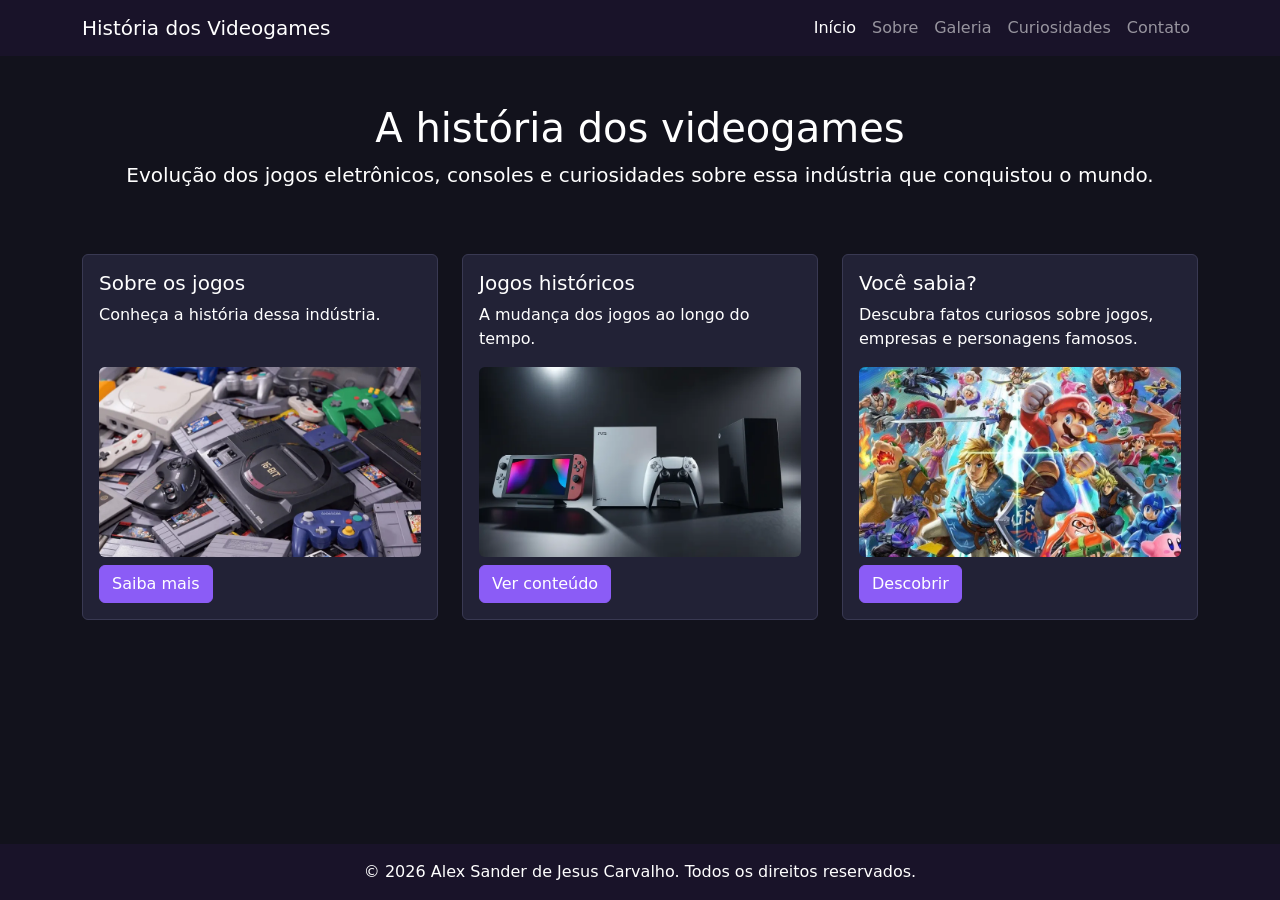
<file: index.html>
<!DOCTYPE html>
<html lang="pt-BR">
<head>
    <meta charset="UTF-8">
    <meta name="viewport" content="width=device-width, initial-scale=1.0">

    <title>História dos Videogames</title>

    <link href="https://cdn.jsdelivr.net/npm/bootstrap@5.3.8/dist/css/bootstrap.min.css" rel="stylesheet">
    <link rel="stylesheet" href="style.css">
</head>

<body>

    <nav class="navbar navbar-expand-lg navbar-dark bg-dark">
        <div class="container">
            <a class="navbar-brand" href="index.html">
                História dos Videogames
            </a>

            <button class="navbar-toggler" type="button"
                data-bs-toggle="collapse" data-bs-target="#menu">
                <span class="navbar-toggler-icon"></span>
            </button>

            <div class="collapse navbar-collapse" id="menu">
                <ul class="navbar-nav ms-auto">
                    <li class="nav-item">
                        <a class="nav-link active" href="index.html">Início</a>
                    </li>
                    <li class="nav-item">
                        <a class="nav-link" href="sobre.html">Sobre</a>
                    </li>
                    <li class="nav-item">
                        <a class="nav-link" href="galeria.html">Galeria</a>
                    </li>
                    <li class="nav-item">
                        <a class="nav-link" href="curiosidades.html">Curiosidades</a>
                    </li>
                    <li class="nav-item">
                        <a class="nav-link" href="contato.html">Contato</a>
                    </li>
                </ul>
            </div>
        </div>
    </nav>

    <header class="container py-5 text-center">
        <h1>A história dos videogames</h1>

        <p class="lead">
            Evolução dos jogos eletrônicos, consoles e curiosidades sobre essa indústria que conquistou o mundo.
        </p>
    </header>

    <main class="container pb-5">
        <div class="row g-4">

            <div class="col-md-4">
                <div class="card h-100">
                    <div class="card-body">
                        <h2 class="card-title h5">Sobre os jogos</h2>
                        <p class="card-text">
                            Conheça a história dessa indústria.
                        </p>
                        <div>
                            <img src="img/consoles1.jpg"
                            src="img/consoles1.jpg
                            alt="Consoles antigos"
                            class="img-fluid rounded imagem-card">
                        </div>
                        <a href="sobre.html" class="btn btn-outline-primary mt-2">
                            Saiba mais
                        </a>
                    </div>
                </div>
            </div>

            <div class="col-md-4">
                <div class="card h-100">
                    <div class="card-body">
                        <h2 class="card-title h5">Jogos históricos</h2>
                        <p class="card-text">
                            A mudança dos jogos ao longo do tempo.
                        </p>
                        <div>
                            <img src="img/consoles2.jpeg"
                            src="img/consoles2.jpg
                            alt="Consoles históricos"
                            class="img-fluid rounded imagem-card">
                        </div>
                        <a href="galeria.html" class="btn btn-outline-primary mt-2">
                            Ver conteúdo
                        </a>
                    </div>
                </div>
            </div>

            <div class="col-md-4">
                <div class="card h-100">
                    <div class="card-body">
                        <h2 class="card-title h5">Você sabia?</h2>
                        <p class="card-text">
                            Descubra fatos curiosos sobre jogos,
                            empresas e personagens famosos.
                        </p>
                        <div>
                            <img src="img/consoles3.jpg"
                            alt="Personagens famosos"
                            class="img-fluid rounded imagem-card">
                        </div>
                        <a href="curiosidades.html" class="btn btn-outline-primary mt-2">
                            Descobrir
                        </a>
                    </div>
                </div>
            </div>

        </div>
    </main>

    <footer class="rodape text-white text-center py-3">
        <p class="mb-0">
            &copy; 2026 Alex Sander de Jesus Carvalho. Todos os direitos reservados.
        </p>
    </footer>

    <script src="https://cdn.jsdelivr.net/npm/bootstrap@5.3.8/dist/js/bootstrap.bundle.min.js"></script>
</body>
</html>
</file>
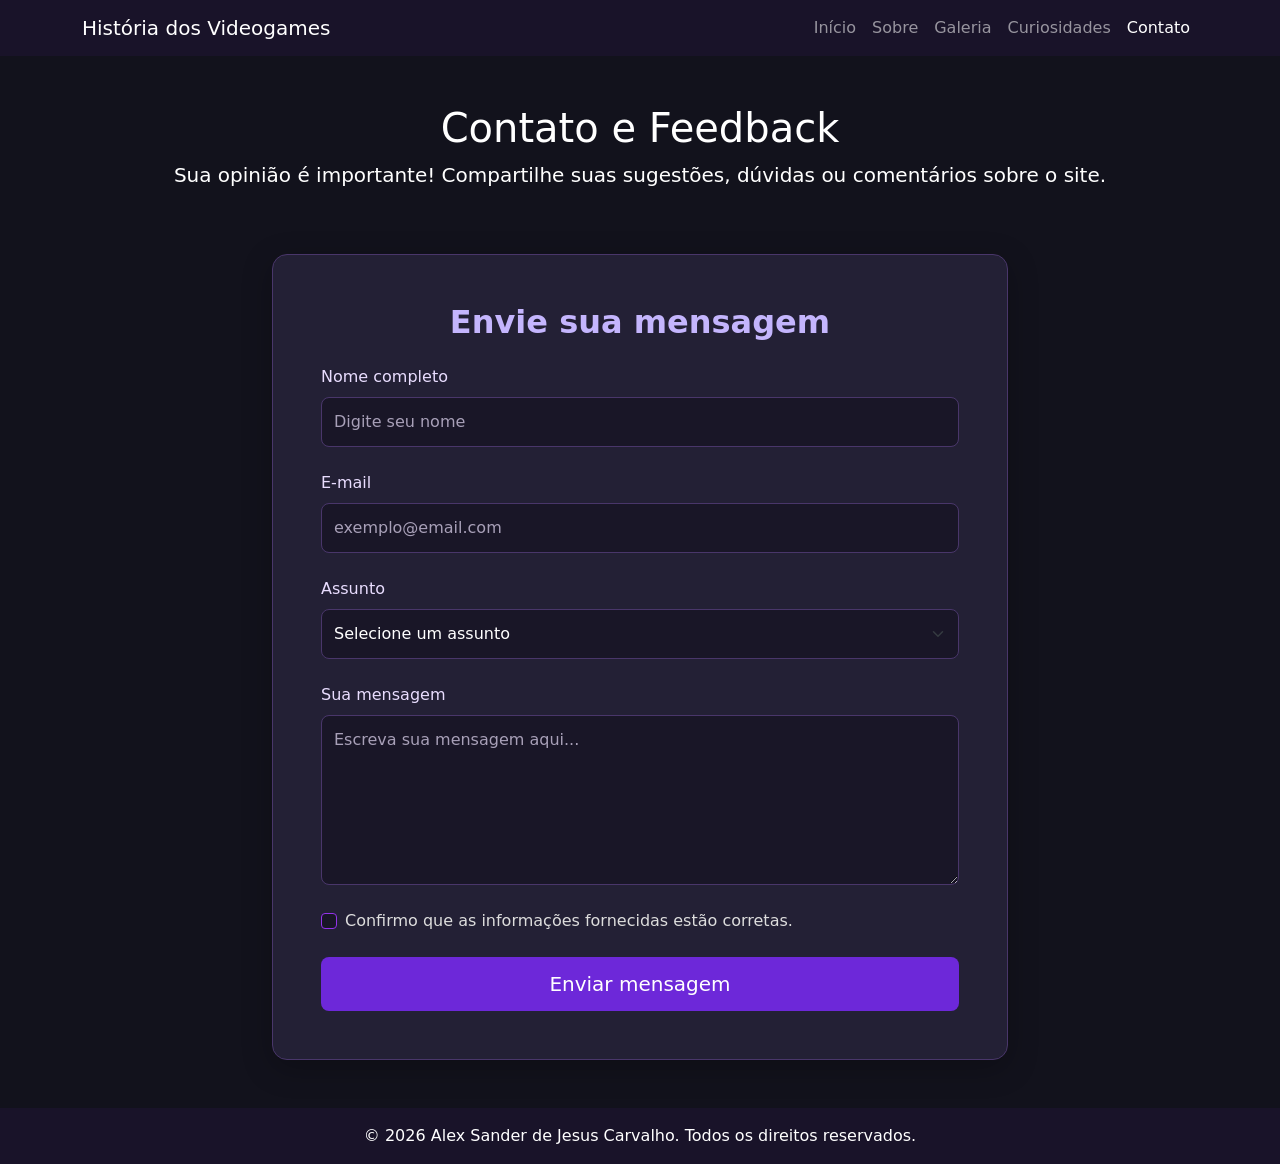
<file: contato.html>
<!DOCTYPE html>
<html lang="pt-BR">
<head>
    <meta charset="UTF-8">
    <meta name="viewport" content="width=device-width, initial-scale=1.0">

    <title>História dos Videogames</title>

    <link href="https://cdn.jsdelivr.net/npm/bootstrap@5.3.8/dist/css/bootstrap.min.css" rel="stylesheet">
    <link rel="stylesheet" href="style.css">
</head>

<body>

    <nav class="navbar navbar-expand-lg navbar-dark bg-dark">
        <div class="container">
            <a class="navbar-brand" href="index.html">
                História dos Videogames
            </a>

            <button class="navbar-toggler" type="button"
                data-bs-toggle="collapse" data-bs-target="#menu">
                <span class="navbar-toggler-icon"></span>
            </button>

            <div class="collapse navbar-collapse" id="menu">
                <ul class="navbar-nav ms-auto">
                    <li class="nav-item">
                        <a class="nav-link" href="index.html">Início</a>
                    </li>
                    <li class="nav-item">
                        <a class="nav-link" href="sobre.html">Sobre</a>
                    </li>
                    <li class="nav-item">
                        <a class="nav-link" href="galeria.html">Galeria</a>
                    </li>
                    <li class="nav-item">
                        <a class="nav-link" href="curiosidades.html">Curiosidades</a>
                    </li>
                    <li class="nav-item">
                        <a class="nav-link active" href="contato.html">Contato</a>
                    </li>
                </ul>
            </div>
        </div>
    </nav>
    

<main>

    
    <header class="container py-5 text-center">
        <h1>Contato e Feedback</h1>

        <p class="lead">
            Sua opinião é importante!
            Compartilhe suas sugestões, dúvidas
            ou comentários sobre o site.
        </p>
    </header>

    
    <section class="container pb-5">

        <div class="row justify-content-center">

            <div class="col-12 col-md-10 col-lg-8">

                <div class="card formulario-contato">

                    <div class="card-body p-4 p-md-5">

                        <h2 class="text-center mb-4">
                            Envie sua mensagem
                        </h2>

                        <form id="formContato">

                            
                            <div class="mb-4">

                                <label for="nome"
                                       class="form-label">
                                    Nome completo
                                </label>

                                <input type="text"
                                       class="form-control"
                                       id="nome"
                                       name="nome"
                                       placeholder="Digite seu nome"
                                       required>

                            </div>

                            
                            <div class="mb-4">

                                <label for="email"
                                       class="form-label">
                                    E-mail
                                </label>

                                <input type="email"
                                       class="form-control"
                                       id="email"
                                       name="email"
                                       placeholder="exemplo@email.com"
                                       required>

                            </div>

                            
                            <div class="mb-4">

                                <label for="assunto"
                                       class="form-label">
                                    Assunto
                                </label>

                                <select class="form-select"
                                        id="assunto"
                                        name="assunto"
                                        required>

                                    <option value="" selected disabled>
                                        Selecione um assunto
                                    </option>

                                    <option value="elogio">
                                        Elogio
                                    </option>

                                    <option value="sugestao">
                                        Sugestão
                                    </option>

                                    <option value="duvida">
                                        Dúvida
                                    </option>

                                    <option value="erro">
                                        Reportar um erro
                                    </option>

                                    <option value="outro">
                                        Outro assunto
                                    </option>

                                </select>

                            </div>

                            
                            <div class="mb-4">

                                <label for="mensagem"
                                       class="form-label">
                                    Sua mensagem
                                </label>

                                <textarea class="form-control"
                                          id="mensagem"
                                          name="mensagem"
                                          rows="6"
                                          placeholder="Escreva sua mensagem aqui..."
                                          required></textarea>

                            </div>

                            
                            <div class="form-check mb-4">

                                <input class="form-check-input"
                                       type="checkbox"
                                       id="confirmacao"
                                       required>

                                <label class="form-check-label"
                                       for="confirmacao">
                                    Confirmo que as informações
                                    fornecidas estão corretas.
                                </label>

                            </div>

                           
                            <div class="d-grid">

                                <button type="submit"
                                        class="btn btn-roxo btn-lg">
                                    Enviar mensagem
                                </button>

                            </div>

                            
                            <div id="avisoContato"
                                 class="alert alert-success mt-4 d-none"
                                 role="status">
                                Formulário validado com sucesso!
                                Esta é uma demonstração:
                                nenhuma mensagem foi enviada.
                            </div>

                        </form>

                    </div>

                </div>

            </div>

        </div>

    </section>

</main>


<footer class="rodape text-white text-center py-3">

    <p class="mb-0">
        &copy; 2026 Alex Sander de Jesus Carvalho.
        Todos os direitos reservados.
    </p>

</footer>


<script src="https://cdn.jsdelivr.net/npm/bootstrap@5.3.8/dist/js/bootstrap.bundle.min.js"></script>


<script>
    const formulario = document.getElementById("formContato");
    const aviso = document.getElementById("avisoContato");

    formulario.addEventListener("submit", function(event) {
        event.preventDefault();

        if (formulario.checkValidity()) {
            aviso.classList.remove("d-none");
            formulario.reset();
        }
    });
</script>

</body>
</html>
</file>
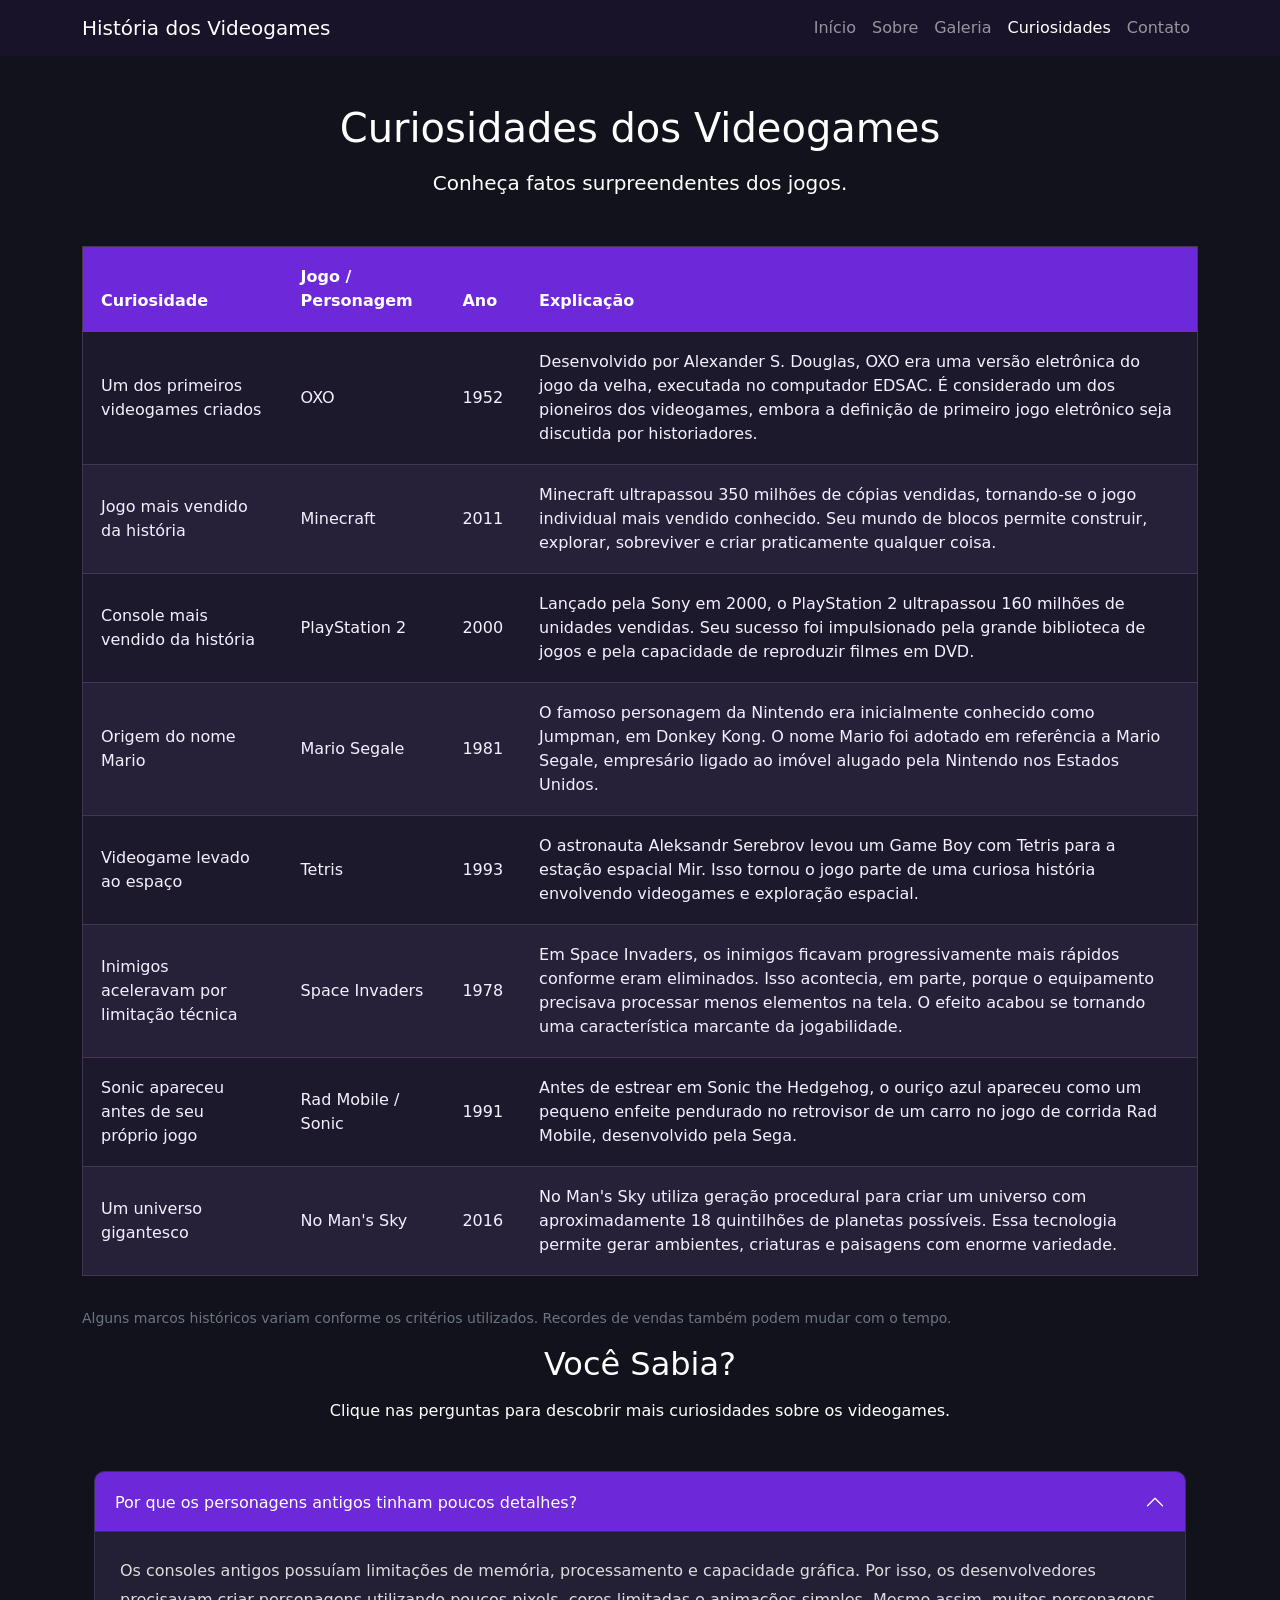
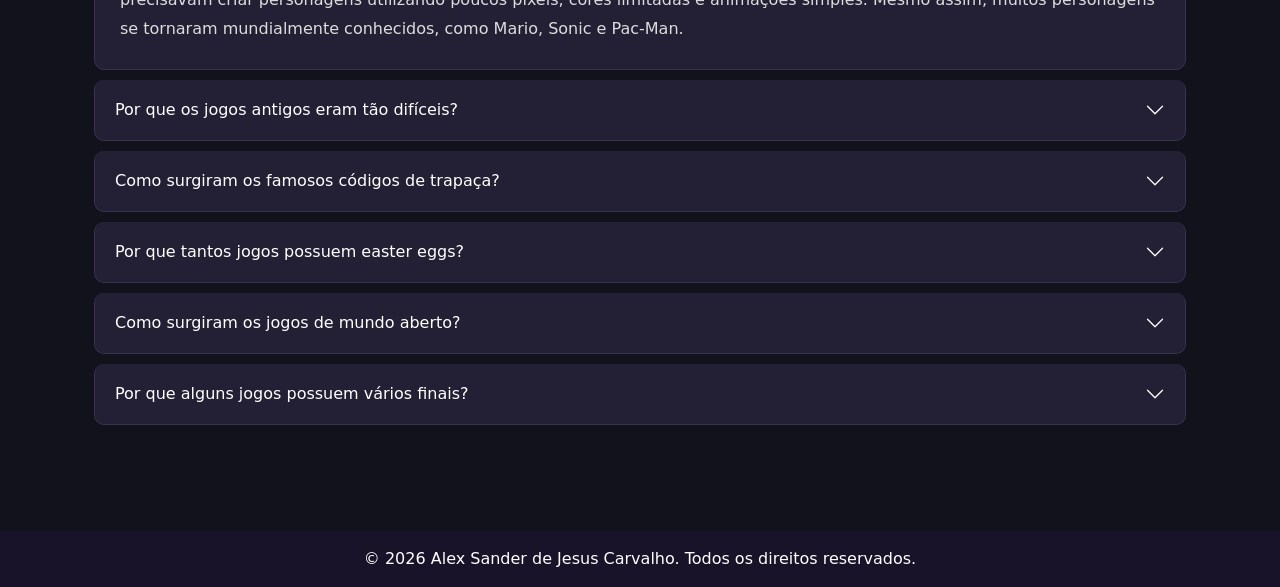
<file: curiosidades.html>
<!DOCTYPE html>
<html lang="pt-BR">
<head>
    <meta charset="UTF-8">
    <meta name="viewport" content="width=device-width, initial-scale=1.0">

    <title>História dos Videogames</title>

    <link href="https://cdn.jsdelivr.net/npm/bootstrap@5.3.8/dist/css/bootstrap.min.css" rel="stylesheet">
    <link rel="stylesheet" href="style.css">
</head>

<body>

    <nav class="navbar navbar-expand-lg navbar-dark bg-dark">
        <div class="container">
            <a class="navbar-brand" href="index.html">
                História dos Videogames
            </a>

            <button class="navbar-toggler" type="button"
                data-bs-toggle="collapse" data-bs-target="#menu">
                <span class="navbar-toggler-icon"></span>
            </button>

            <div class="collapse navbar-collapse" id="menu">
                <ul class="navbar-nav ms-auto">
                    <li class="nav-item">
                        <a class="nav-link" href="index.html">Início</a>
                    </li>
                    <li class="nav-item">
                        <a class="nav-link" href="sobre.html">Sobre</a>
                    </li>
                    <li class="nav-item">
                        <a class="nav-link" href="galeria.html">Galeria</a>
                    </li>
                    <li class="nav-item">
                        <a class="nav-link active" href="curiosidades.html">Curiosidades</a>
                    </li>
                    <li class="nav-item">
                        <a class="nav-link" href="contato.html">Contato</a>
                    </li>
                </ul>
            </div>
        </div>
    </nav>


<main>


    <header class="container py-5">

        <h1 class="text-center mb-3">
            Curiosidades dos Videogames
        </h1>

        <p class="lead text-center mb-5">
            Conheça fatos surpreendentes dos jogos.
        </p>

        <div class="table-responsive">

            <table class="table table-dark table-striped table-hover align-middle">

                <thead>
                    <tr>
                        <th>Curiosidade</th>
                        <th>Jogo / Personagem</th>
                        <th>Ano</th>
                        <th>Explicação</th>
                    </tr>
                </thead>

                <tbody>

                    
                    <tr>
                        <td>Um dos primeiros videogames criados</td>
                        <td>OXO</td>
                        <td>1952</td>
                        <td>
                            Desenvolvido por Alexander S.
                            Douglas, OXO era uma versão
                            eletrônica do jogo da velha,
                            executada no computador EDSAC.
                            É considerado um dos pioneiros
                            dos videogames, embora a definição
                            de primeiro jogo eletrônico
                            seja discutida por historiadores.
                        </td>
                    </tr>

                    
                    <tr>
                        <td>Jogo mais vendido da história</td>
                        <td>Minecraft</td>
                        <td>2011</td>
                        <td>
                            Minecraft ultrapassou 350 milhões
                            de cópias vendidas, tornando-se
                            o jogo individual mais vendido
                            conhecido. Seu mundo de blocos
                            permite construir, explorar,
                            sobreviver e criar praticamente
                            qualquer coisa.
                        </td>
                    </tr>

                    
                    <tr>
                        <td>Console mais vendido da história</td>
                        <td>PlayStation 2</td>
                        <td>2000</td>
                        <td>
                            Lançado pela Sony em 2000,
                            o PlayStation 2 ultrapassou
                            160 milhões de unidades vendidas.
                            Seu sucesso foi impulsionado
                            pela grande biblioteca de jogos
                            e pela capacidade de reproduzir
                            filmes em DVD.
                        </td>
                    </tr>

                    
                    <tr>
                        <td>Origem do nome Mario</td>
                        <td>Mario Segale</td>
                        <td>1981</td>
                        <td>
                            O famoso personagem da Nintendo
                            era inicialmente conhecido como
                            Jumpman, em Donkey Kong.
                            O nome Mario foi adotado em
                            referência a Mario Segale,
                            empresário ligado ao imóvel
                            alugado pela Nintendo nos
                            Estados Unidos.
                        </td>
                    </tr>

                    
                    <tr>
                        <td>Videogame levado ao espaço</td>
                        <td>Tetris</td>
                        <td>1993</td>
                        <td>
                            O astronauta Aleksandr Serebrov
                            levou um Game Boy com Tetris
                            para a estação espacial Mir.
                            Isso tornou o jogo parte de
                            uma curiosa história envolvendo
                            videogames e exploração espacial.
                        </td>
                    </tr>

                    
                    <tr>
                        <td>Inimigos aceleravam por limitação técnica</td>
                        <td>Space Invaders</td>
                        <td>1978</td>
                        <td>
                            Em Space Invaders, os inimigos
                            ficavam progressivamente mais
                            rápidos conforme eram eliminados.
                            Isso acontecia, em parte,
                            porque o equipamento precisava
                            processar menos elementos na tela.
                            O efeito acabou se tornando
                            uma característica marcante
                            da jogabilidade.
                        </td>
                    </tr>

                    
                    <tr>
                        <td>Sonic apareceu antes de seu próprio jogo</td>
                        <td>Rad Mobile / Sonic</td>
                        <td>1991</td>
                        <td>
                            Antes de estrear em Sonic
                            the Hedgehog, o ouriço azul
                            apareceu como um pequeno
                            enfeite pendurado no retrovisor
                            de um carro no jogo de corrida
                            Rad Mobile, desenvolvido
                            pela Sega.
                        </td>
                    </tr>

                    
                    <tr>
                        <td>Um universo gigantesco</td>
                        <td>No Man's Sky</td>
                        <td>2016</td>
                        <td>
                            No Man's Sky utiliza geração
                            procedural para criar um universo
                            com aproximadamente 18 quintilhões
                            de planetas possíveis.
                            Essa tecnologia permite gerar
                            ambientes, criaturas e paisagens
                            com enorme variedade.
                        </td>
                    </tr>

                </tbody>
            </table>

        </div>

        <p class="small text-secondary mt-3">
            Alguns marcos históricos variam conforme
            os critérios utilizados. Recordes de vendas
            também podem mudar com o tempo.
        </p>

    </section>

    
    <section class="container pb-5">

        <h2 class="text-center mb-3">
            Você Sabia?
        </h2>

        <p class="text-center mb-5">
            Clique nas perguntas para descobrir
            mais curiosidades sobre os videogames.
        </p>

        <div class="accordion" id="accordionCuriosidades">

            
            <div class="accordion-item">

                <h3 class="accordion-header">
                    <button class="accordion-button"
                            type="button"
                            data-bs-toggle="collapse"
                            data-bs-target="#resposta1"
                            aria-expanded="true"
                            aria-controls="resposta1">

                        Por que os personagens antigos
                        tinham poucos detalhes?

                    </button>
                </h3>

                <div id="resposta1"
                     class="accordion-collapse collapse show"
                     data-bs-parent="#accordionCuriosidades">

                    <div class="accordion-body">
                        Os consoles antigos possuíam
                        limitações de memória, processamento
                        e capacidade gráfica.

                        Por isso, os desenvolvedores
                        precisavam criar personagens
                        utilizando poucos pixels,
                        cores limitadas e animações simples.

                        Mesmo assim, muitos personagens
                        se tornaram mundialmente conhecidos,
                        como Mario, Sonic e Pac-Man.
                    </div>
                </div>
            </div>

            
            <div class="accordion-item">

                <h3 class="accordion-header">
                    <button class="accordion-button collapsed"
                            type="button"
                            data-bs-toggle="collapse"
                            data-bs-target="#resposta2"
                            aria-expanded="false"
                            aria-controls="resposta2">

                        Por que os jogos antigos
                        eram tão difíceis?

                    </button>
                </h3>

                <div id="resposta2"
                     class="accordion-collapse collapse"
                     data-bs-parent="#accordionCuriosidades">

                    <div class="accordion-body">
                        Muitos jogos antigos foram
                        influenciados pelos fliperamas,
                        onde a dificuldade elevada
                        incentivava os jogadores
                        a tentar novamente.

                        Além disso, diversos títulos
                        não possuíam sistemas modernos
                        de salvamento, checkpoints
                        frequentes ou tutoriais.

                        Isso fazia com que os jogadores
                        precisassem memorizar fases,
                        desenvolver reflexos e repetir
                        desafios diversas vezes.
                    </div>
                </div>
            </div>

            
            <div class="accordion-item">

                <h3 class="accordion-header">
                    <button class="accordion-button collapsed"
                            type="button"
                            data-bs-toggle="collapse"
                            data-bs-target="#resposta3"
                            aria-expanded="false"
                            aria-controls="resposta3">

                        Como surgiram os famosos
                        códigos de trapaça?

                    </button>
                </h3>

                <div id="resposta3"
                     class="accordion-collapse collapse"
                     data-bs-parent="#accordionCuriosidades">

                    <div class="accordion-body">
                        Alguns códigos de trapaça
                        surgiram como ferramentas
                        utilizadas pelos desenvolvedores
                        para testar os jogos.

                        Com o tempo, esses códigos
                        passaram a ser descobertos
                        e utilizados pelos jogadores.

                        Um dos exemplos mais famosos
                        é o Código Konami, conhecido
                        pela sequência: cima, cima,
                        baixo, baixo, esquerda, direita,
                        esquerda, direita, B e A.

                        O código ficou especialmente
                        conhecido por sua utilização
                        no jogo Contra, do NES.
                    </div>
                </div>
            </div>

            
            <div class="accordion-item">

                <h3 class="accordion-header">
                    <button class="accordion-button collapsed"
                            type="button"
                            data-bs-toggle="collapse"
                            data-bs-target="#resposta4"
                            aria-expanded="false"
                            aria-controls="resposta4">

                        Por que tantos jogos possuem
                        easter eggs?

                    </button>
                </h3>

                <div id="resposta4"
                     class="accordion-collapse collapse"
                     data-bs-parent="#accordionCuriosidades">

                    <div class="accordion-body">
                        Easter eggs são mensagens,
                        referências, objetos ou segredos
                        escondidos pelos desenvolvedores
                        dentro dos videogames.

                        Eles podem servir como homenagens,
                        brincadeiras ou recompensas para
                        jogadores que exploram os cenários.

                        Um dos exemplos mais conhecidos
                        aparece em Adventure, lançado
                        para o Atari 2600 em 1980.

                        O jogo escondia uma sala secreta
                        contendo o nome de seu criador,
                        Warren Robinett.
                    </div>
                </div>
            </div>

            
            <div class="accordion-item">

                <h3 class="accordion-header">
                    <button class="accordion-button collapsed"
                            type="button"
                            data-bs-toggle="collapse"
                            data-bs-target="#resposta5"
                            aria-expanded="false"
                            aria-controls="resposta5">

                        Como surgiram os jogos
                        de mundo aberto?

                    </button>
                </h3>

                <div id="resposta5"
                     class="accordion-collapse collapse"
                     data-bs-parent="#accordionCuriosidades">

                    <div class="accordion-body">
                        Os jogos de mundo aberto surgiram
                        a partir da ideia de oferecer
                        ambientes exploráveis com maior
                        liberdade.

                        Jogos como Elite, lançado em 1984,
                        já apresentavam grandes
                        possibilidades de exploração.

                        Posteriormente, títulos como
                        GTA III, de 2001, ajudaram
                        a popularizar cidades 3D com
                        missões espalhadas pelo mapa.

                        Em 2017, The Legend of Zelda:
                        Breath of the Wild ampliou
                        esse conceito ao oferecer
                        exploração livre e diferentes
                        maneiras de resolver desafios.
                    </div>
                </div>
            </div>

            
            <div class="accordion-item">

                <h3 class="accordion-header">
                    <button class="accordion-button collapsed"
                            type="button"
                            data-bs-toggle="collapse"
                            data-bs-target="#resposta6"
                            aria-expanded="false"
                            aria-controls="resposta6">

                        Por que alguns jogos
                        possuem vários finais?

                    </button>
                </h3>

                <div id="resposta6"
                     class="accordion-collapse collapse"
                     data-bs-parent="#accordionCuriosidades">

                    <div class="accordion-body">
                        Os finais alternativos permitem
                        que as escolhas e ações do jogador
                        influenciem o resultado da história.

                        Dependendo do jogo, decisões,
                        personagens salvos, missões
                        concluídas ou caminhos escolhidos
                        podem alterar o desfecho.

                        Esse recurso incentiva novas
                        partidas e permite experimentar
                        diferentes possibilidades narrativas.

                        Jogos como Detroit: Become Human,
                        The Witcher 3 e Baldur's Gate 3
                        são conhecidos por apresentar
                        diferentes consequências para
                        as decisões do jogador.
                    </div>
                </div>
            </div>

        </div>
    </section>

</main>


<footer class="rodape text-white text-center py-3">
    <p class="mb-0">
        &copy; 2026 Alex Sander de Jesus Carvalho.
        Todos os direitos reservados.
    </p>
</footer>


<script src="https://cdn.jsdelivr.net/npm/bootstrap@5.3.8/dist/js/bootstrap.bundle.min.js"></script>

</body>
</html>
</file>
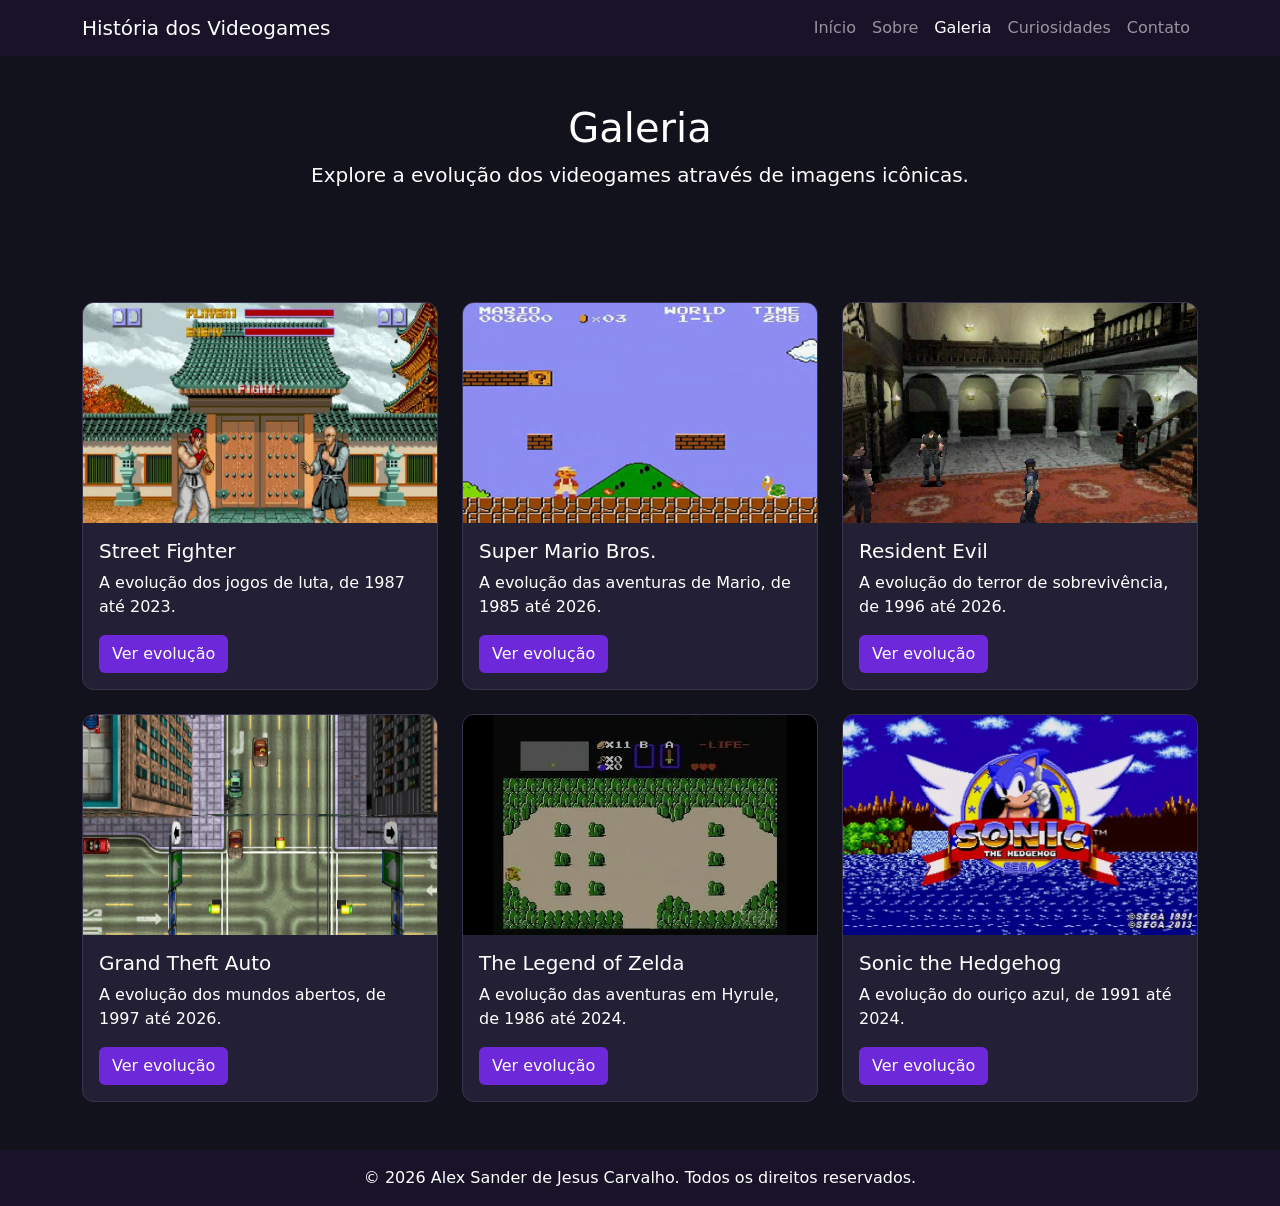
<file: galeria.html>
<!DOCTYPE html>
<html lang="pt-BR">
<head>
    <meta charset="UTF-8">
    <meta name="viewport" content="width=device-width, initial-scale=1.0">

    <title>História dos Videogames</title>

    <link href="https://cdn.jsdelivr.net/npm/bootstrap@5.3.8/dist/css/bootstrap.min.css" rel="stylesheet">
    <link rel="stylesheet" href="style.css">
</head>

<script src="https://cdn.jsdelivr.net/npm/bootstrap@5.3.3/dist/js/bootstrap.bundle.min.js"></script>

<body>

    <nav class="navbar navbar-expand-lg navbar-dark bg-dark">
        <div class="container">
            <a class="navbar-brand" href="index.html">
                História dos Videogames
            </a>

            <button class="navbar-toggler" type="button"
                data-bs-toggle="collapse" data-bs-target="#menu">
                <span class="navbar-toggler-icon"></span>
            </button>

            <div class="collapse navbar-collapse" id="menu">
                <ul class="navbar-nav ms-auto">
                    <li class="nav-item">
                        <a class="nav-link" href="index.html">Início</a>
                    </li>
                    <li class="nav-item">
                        <a class="nav-link" href="sobre.html">Sobre</a>
                    </li>
                    <li class="nav-item">
                        <a class="nav-link active" href="galeria.html">Galeria</a>
                    </li>
                    <li class="nav-item">
                        <a class="nav-link" href="curiosidades.html">Curiosidades</a>
                    </li>
                    <li class="nav-item">
                        <a class="nav-link" href="contato.html">Contato</a>
                    </li>
                </ul>
            </div>
        </div>
    </nav>

    <header class="container py-5 text-center">
        <h1>Galeria</h1>

        <p class="lead">
            Explore a evolução dos videogames através de imagens icônicas.
        </p>

    </header>
        
<section class="container py-5">

    <div class="row g-4">

        <div class="col-md-4">
            <div class="card card-console h-100">

                <img src="img/streetfighter87.jpg"
                     class="card-img-top"
                     alt="Street Fighter II">

                <div class="card-body">
                    <h5 class="card-title">Street Fighter</h5>

                    <p class="card-text">
                        A evolução dos jogos de luta,
                        de 1987 até 2023.
                    </p>

                    <button class="btn btn-roxo"
                            data-bs-toggle="modal"
                            data-bs-target="#modalStreetFighter">
                        Ver evolução
                    </button>
                </div>

            </div>
        </div>


<div class="col-md-4">
    <div class="card card-console h-100">

        <img src="img/mario85.jpg"
             class="card-img-top"
             alt="Super Mario Bros. 1985">

        <div class="card-body">
            <h5 class="card-title">Super Mario Bros.</h5>

            <p class="card-text">
                A evolução das aventuras de Mario,
                de 1985 até 2026.
            </p>

            <button type="button"
                    class="btn btn-roxo"
                    data-bs-toggle="modal"
                    data-bs-target="#modalMario">
                Ver evolução
            </button>
        </div>

    </div>
</div>

<div class="col-md-4">
    <div class="card card-console h-100">

        <img src="img/re96.jpg"
             class="card-img-top"
             alt="Resident Evil 1996">

        <div class="card-body">
            <h5 class="card-title">Resident Evil</h5>

            <p class="card-text">
                A evolução do terror de sobrevivência,
                de 1996 até 2026.
            </p>

            <button type="button"
                    class="btn btn-roxo"
                    data-bs-toggle="modal"
                    data-bs-target="#modalResidentEvil">
                Ver evolução
            </button>
        </div>

    </div>
</div>


<div class="col-md-4">
    <div class="card card-console h-100">

        <img src="img/gta97.jpg"
             class="card-img-top"
             alt="Grand Theft Auto 1997">

        <div class="card-body">
            <h5 class="card-title">Grand Theft Auto</h5>

            <p class="card-text">
                A evolução dos mundos abertos,
                de 1997 até 2026.
            </p>

            <button type="button"
                    class="btn btn-roxo"
                    data-bs-toggle="modal"
                    data-bs-target="#modalGTA">
                Ver evolução
            </button>
        </div>

    </div>
</div>


<div class="col-md-4">
    <div class="card card-console h-100">

        <img src="img/zelda86.jpg"
             class="card-img-top"
             alt="The Legend of Zelda 1986">

        <div class="card-body">
            <h5 class="card-title">The Legend of Zelda</h5>

            <p class="card-text">
                A evolução das aventuras em Hyrule,
                de 1986 até 2024.
            </p>

            <button type="button"
                    class="btn btn-roxo"
                    data-bs-toggle="modal"
                    data-bs-target="#modalZelda">
                Ver evolução
            </button>
        </div>

    </div>
</div>


<div class="col-md-4">
    <div class="card card-console h-100">

        <img src="img/sonic91.jpg"
             class="card-img-top"
             alt="Sonic the Hedgehog 1991">

        <div class="card-body">
            <h5 class="card-title">Sonic the Hedgehog</h5>

            <p class="card-text">
                A evolução do ouriço azul,
                de 1991 até 2024.
            </p>

            <button type="button"
                    class="btn btn-roxo"
                    data-bs-toggle="modal"
                    data-bs-target="#modalSonic">
                Ver evolução
            </button>
        </div>

    </div>
</div>

    </div>

    

</section>

    </main>
    
<div class="modal fade"
     id="modalStreetFighter"
     tabindex="-1"
     aria-labelledby="tituloStreetFighter"
     aria-hidden="true">

    <div class="modal-dialog modal-lg modal-dialog-centered">
        <div class="modal-content modal-console">

            <div class="modal-header">
                <h5 class="modal-title" id="tituloStreetFighter">
                    Evolução de Street Fighter
                </h5>

                <button type="button"
                        class="btn-close btn-close-white"
                        data-bs-dismiss="modal"
                        aria-label="Fechar">
                </button>
            </div>

            <div class="modal-body">

                
                <div id="carouselStreetFighter"
                     class="carousel slide">

                    <div class="carousel-inner">

                        
                        <div class="carousel-item active">
                            <img src="img/streetfighter87.jpg"
                                 class="d-block w-100"
                                 alt="Street Fighter 1987">

                            <div class="descricao-jogo">
                                <h5>Street Fighter (1987)</h5>
                                <p>
                                    Lançado pela Capcom em 1987 para os fliperamas, Street Fighter foi o primeiro jogo de uma das franquias de luta mais importantes da história. Nele, o jogador controlava Ryu, um artista marcial que viajava pelo mundo enfrentando adversários de diferentes nacionalidades. Um segundo jogador também podia participar utilizando Ken.

O jogo apresentou elementos que se tornariam marcas registradas da série, como os golpes especiais Hadouken, Shoryuken e Tatsumaki Senpukyaku. Apesar de possuir controles mais rígidos, animações simples e gráficos limitados pela tecnologia da época, Street Fighter estabeleceu as bases do combate individual que seria aperfeiçoado nas continuações.

Sua principal contribuição foi introduzir conceitos que ajudaram a definir a identidade da franquia, mesmo que seu sucesso inicial tenha sido muito menor que o de Street Fighter II.
                                </p>
                            </div>
                        </div>

                        <!-- 1991 -->
                        <div class="carousel-item">
                            <img src="img/streetfighter91.jpg"
                                 class="d-block w-100"
                                 alt="Street Fighter II 1991">

                            <div class="descricao-jogo">
                                <h5>Street Fighter II (1991)</h5>
                                <p>
                                    Lançado em 1991, Street Fighter II: The World Warrior revolucionou o gênero de luta e transformou a franquia em um fenômeno mundial. Diferentemente do primeiro jogo, os jogadores podiam escolher entre oito lutadores, cada um com aparência, nacionalidade, estilo de combate e golpes especiais próprios.

O título aperfeiçoou os controles, tornou os movimentos mais precisos e popularizou os confrontos competitivos entre dois jogadores. Também apresentou animações mais elaboradas, cenários coloridos e personagens que se tornaram ícones dos videogames, como Chun-Li, Guile, Blanka e Dhalsim.

Uma de suas maiores contribuições foi popularizar o sistema de combinações de golpes, conhecido como combos, que passou a ser fundamental nos jogos de luta. Seu enorme sucesso nos fliperamas e nos consoles domésticos influenciou diversas outras franquias e ajudou a estabelecer os jogos de luta como um dos principais gêneros da indústria.
                                </p>
                            </div>
                        </div>

                        <!-- 2008 -->
                        <div class="carousel-item">
                            <img src="img/streetfighter08.jpg"
                                 class="d-block w-100"
                                 alt="Street Fighter IV 2008">

                            <div class="descricao-jogo">
                                <h5>Street Fighter IV (2008)</h5>
                                <p>
                                    Lançado originalmente nos fliperamas japoneses em 2008, Street Fighter IV marcou o retorno da franquia principal após vários anos sem um novo título numerado. O jogo modernizou a apresentação visual da série, substituindo os tradicionais personagens desenhados em pixels por modelos tridimensionais, mas mantendo os combates em um plano bidimensional.

Uma das principais novidades foi o Focus Attack, uma mecânica que permitia absorver determinados ataques e preparar contra-ataques estratégicos. O jogo também introduziu os Ultra Combos, golpes especiais cinematográficos capazes de causar grandes quantidades de dano.

Street Fighter IV reuniu personagens clássicos, como Ryu, Ken, Chun-Li e Blanka, e apresentou novos lutadores. Seu sucesso ajudou a recuperar a popularidade dos jogos de luta em uma época em que o gênero havia perdido parte de seu destaque, contribuindo para o crescimento dos campeonatos competitivos e dos jogos de luta modernos.
                                </p>
                            </div>
                        </div>

                        <!-- 2023 -->
                        <div class="carousel-item">
                            <img src="img/streetfighter23.jpg"
                                 class="d-block w-100"
                                 alt="Street Fighter 6 2023">

                            <div class="descricao-jogo">
                                <h5>Street Fighter 6 (2023)</h5>
                                <p>
                                    Lançado em 2023, Street Fighter 6 representa uma das maiores evoluções tecnológicas da franquia. Desenvolvido com a RE Engine, o jogo apresenta personagens tridimensionais detalhados, expressões faciais realistas, animações fluidas e efeitos visuais inspirados na arte urbana e no grafite.

A principal inovação na jogabilidade é o Drive System, que oferece diferentes possibilidades ofensivas e defensivas, tornando os confrontos mais estratégicos. O jogo também introduziu os controles modernos, que facilitam a execução de golpes especiais e tornam a experiência mais acessível para jogadores iniciantes.

Além das lutas tradicionais, Street Fighter 6 apresenta o World Tour, um modo em que o jogador cria seu próprio personagem, explora ambientes tridimensionais e aprende técnicas com lutadores famosos. Já o Battle Hub funciona como um espaço virtual de interação e partidas entre jogadores de diferentes regiões.

Com essas novidades, Street Fighter 6 demonstra como a franquia evoluiu de um jogo de fliperama relativamente simples para uma experiência moderna, acessível e competitiva, preservando elementos que marcaram sua história desde 1987.    
                                </p>
                            </div>
                        </div>

                    </div>

                    
                    <button class="carousel-control-prev"
                            type="button"
                            data-bs-target="#carouselStreetFighter"
                            data-bs-slide="prev">

                        <span class="carousel-control-prev-icon"></span>
                        <span class="visually-hidden">Anterior</span>
                    </button>

                    
                    <button class="carousel-control-next"
                            type="button"
                            data-bs-target="#carouselStreetFighter"
                            data-bs-slide="next">

                        <span class="carousel-control-next-icon"></span>
                        <span class="visually-hidden">Próximo</span>
                    </button>

                </div>

            </div>
        </div>
    </div>
</div>



<div class="modal fade"
     id="modalMario"
     tabindex="-1"
     aria-labelledby="tituloModalMario"
     aria-hidden="true">

    <div class="modal-dialog modal-lg modal-dialog-centered">
        <div class="modal-content modal-console">

            <div class="modal-header">
                <h5 class="modal-title" id="tituloModalMario">
                    A Evolução de Super Mario
                </h5>

                <button type="button"
                        class="btn-close btn-close-white"
                        data-bs-dismiss="modal"
                        aria-label="Fechar">
                </button>
            </div>

            <div class="modal-body">

                <div id="carouselMario" class="carousel slide">

                    <div class="carousel-inner">

                        
                        <div class="carousel-item active">

                            <img src="img/mario85.jpg"
                                 class="d-block w-100"
                                 alt="Super Mario Bros 1985">

                            <div class="descricao-jogo">
                                <h4>Super Mario Bros. (1985)</h4>

                                <p>
                                    Lançado pela Nintendo em 1985 para o Nintendo Entertainment System (NES), Super Mario Bros. foi um dos jogos mais importantes da história dos videogames. Nele, o jogador controla Mario, um encanador que atravessa diferentes fases do Reino dos Cogumelos para resgatar a Princesa Peach das mãos de Bowser.
                                </p>

                                <p>
                                    O jogo se destacou pela
                                    jogabilidade de plataforma em
                                    duas dimensões. Mario podia
                                    correr, saltar sobre inimigos,
                                    coletar moedas e utilizar poderes
                                    especiais, como o Super Cogumelo
                                    e a Flor de Fogo.
                                </p>

                                <p>
                                    Seus gráficos em pixels,
                                    músicas marcantes e fases de
                                    dificuldade progressiva ajudaram
                                    a popularizar os jogos de
                                    plataforma com rolagem lateral.
                                    O título também contribuiu para
                                    consolidar o sucesso do NES.
                                </p>
                            </div>
                        </div>

                        
                        <div class="carousel-item">

                            <img src="img/mario90.jpg"
                                 class="d-block w-100"
                                 alt="Super Mario World 1990">

                            <div class="descricao-jogo">
                                <h4>Super Mario World (1990)</h4>

                                <p>
                                    Lançado originalmente em 1990
                                    no Japão para o Super Nintendo
                                    (SNES), Super Mario World
                                    representou uma grande evolução
                                    tecnológica da franquia.
                                    O jogo apresentou gráficos
                                    mais coloridos, cenários
                                    detalhados e animações
                                    aprimoradas.
                                </p>

                                <p>
                                    Uma das principais novidades
                                    foi Yoshi, o dinossauro que
                                    podia ser montado por Mario
                                    para atravessar fases, engolir
                                    inimigos e alcançar diferentes
                                    lugares. A Capa de Pena também
                                    permitia planar e voar.
                                </p>

                                <p>
                                    O mapa interativo trouxe
                                    caminhos alternativos, fases
                                    secretas e novas possibilidades
                                    de exploração. Super Mario World
                                    demonstrou como os jogos de
                                    plataforma em 2D poderiam
                                    se tornar mais complexos e
                                    visualmente impressionantes.
                                </p>
                            </div>
                        </div>

                       
                        <div class="carousel-item">

                            <img src="img/mario96.jpg"
                                 class="d-block w-100"
                                 alt="Super Mario 64 1996">

                            <div class="descricao-jogo">
                                <h4>Super Mario 64 (1996)</h4>

                                <p>
                                    Lançado em 1996 para o
                                    Nintendo 64, Super Mario 64
                                    revolucionou os jogos de
                                    plataforma ao transportar
                                    Mario para ambientes
                                    tridimensionais.
                                </p>

                                <p>
                                    Diferentemente dos jogos
                                    anteriores, o jogador passou
                                    a explorar cenários em 3D
                                    com liberdade de movimento.
                                    O controle analógico permitia
                                    movimentar Mario em várias
                                    direções e controlar sua
                                    velocidade com precisão.
                                </p>

                                <p>
                                    Mario também ganhou novos
                                    movimentos, como o salto
                                    triplo, o salto na parede
                                    e o salto em distância.
                                    A aventura acontecia no
                                    castelo da Princesa Peach,
                                    onde quadros mágicos levavam
                                    a diferentes mundos.
                                </p>

                                <p>
                                    O objetivo era coletar
                                    Estrelas de Poder, explorar
                                    cenários e descobrir segredos.
                                    Super Mario 64 influenciou
                                    profundamente o desenvolvimento
                                    de jogos tridimensionais,
                                    especialmente seus sistemas
                                    de câmera e movimentação.
                                </p>
                            </div>
                        </div>

                        
                        <div class="carousel-item">

                            <img src="img/mario26.jpg"
                                 class="d-block w-100"
                                 alt="Super Mario Bros Wonder 2026">

                            <div class="descricao-jogo">
                                <h4>
                                    Super Mario Bros. Wonder
                                    Nintendo Switch 2 Edition (2026)
                                </h4>

                                <p>
                                    Lançado em março de 2026
                                    para o Nintendo Switch 2,
                                    Super Mario Bros. Wonder -
                                    Nintendo Switch 2 Edition +
                                    Vamos ao Parque Belabel
                                    é uma versão aprimorada
                                    do jogo original de 2023.
                                </p>

                                <p>
                                    O título mantém a jogabilidade
                                    clássica de plataforma em 2D,
                                    combinando gráficos modernos,
                                    animações expressivas e
                                    cenários coloridos com
                                    novos recursos e conteúdos.
                                </p>

                                <p>
                                    Entre as novidades estão o
                                    Parque Belabel, com desafios
                                    e atividades multiplayer,
                                    a inclusão de Rosalina como
                                    personagem jogável e a
                                    possibilidade de controlar
                                    uma Luma ajudante.
                                </p>

                                <p>
                                    O jogo também apresenta
                                    novos poderes, insígnias
                                    duplas e desafios contra
                                    os sete Koopalings.
                                    Essas novidades ampliam
                                    as possibilidades de
                                    exploração e combate.
                                </p>

                                <p>
                                    Essa edição demonstra como
                                    Super Mario continua evoluindo
                                    tecnologicamente sem abandonar
                                    sua essência: correr, saltar,
                                    explorar cenários e superar
                                    obstáculos, como no clássico
                                    original de 1985.
                                </p>
                            </div>
                        </div>

                    </div>

                    
                    <button class="carousel-control-prev"
                            type="button"
                            data-bs-target="#carouselMario"
                            data-bs-slide="prev">

                        <span class="carousel-control-prev-icon"></span>
                        <span class="visually-hidden">
                            Anterior
                        </span>
                    </button>

                    
                    <button class="carousel-control-next"
                            type="button"
                            data-bs-target="#carouselMario"
                            data-bs-slide="next">

                        <span class="carousel-control-next-icon"></span>
                        <span class="visually-hidden">
                            Próximo
                        </span>
                    </button>

                </div>

            </div>
        </div>
    </div>
</div>


<div class="modal fade"
     id="modalResidentEvil"
     tabindex="-1"
     aria-labelledby="tituloResidentEvil"
     aria-hidden="true">

    <div class="modal-dialog modal-lg modal-dialog-centered">
        <div class="modal-content modal-console">

            <div class="modal-header">
                <h5 class="modal-title" id="tituloResidentEvil">
                    A Evolução de Resident Evil
                </h5>

                <button type="button"
                        class="btn-close btn-close-white"
                        data-bs-dismiss="modal"
                        aria-label="Fechar">
                </button>
            </div>

            <div class="modal-body">

                <div id="carouselResidentEvil"
                     class="carousel slide">

                    <div class="carousel-inner">

                        
                        <div class="carousel-item active">

                            <img src="img/re96.jpg"
                                 class="d-block w-100"
                                 alt="Resident Evil 1996">

                            <div class="descricao-jogo">
                                <h4>Resident Evil (1996)</h4>

                                <p>
                                    Lançado pela Capcom em 1996
                                    para o PlayStation, Resident Evil
                                    ajudou a popularizar o gênero
                                    survival horror, conhecido como
                                    terror de sobrevivência.
                                </p>

                                <p>
                                    A história acompanha membros
                                    da equipe S.T.A.R.S. que
                                    investigam acontecimentos
                                    misteriosos e acabam presos
                                    em uma mansão repleta de
                                    criaturas perigosas.
                                </p>

                                <p>
                                    O jogador podia escolher entre
                                    Chris Redfield e Jill Valentine.
                                    A jogabilidade combinava
                                    exploração, resolução de enigmas,
                                    administração de munição e
                                    enfrentamentos contra zumbis.
                                </p>

                                <p>
                                    O jogo utilizava câmeras fixas,
                                    cenários pré-renderizados e
                                    controles conhecidos como
                                    tank controls. Essas características
                                    contribuíam para criar tensão,
                                    pois o jogador nem sempre
                                    conseguia enxergar os perigos.
                                </p>

                                <p>
                                    Resident Evil estabeleceu
                                    elementos fundamentais da
                                    franquia, como recursos limitados,
                                    ambientes misteriosos e a
                                    necessidade de sobreviver.
                                </p>
                            </div>
                        </div>

                        
                        <div class="carousel-item">

                            <img src="img/re05.jpg"
                                 class="d-block w-100"
                                 alt="Resident Evil 4 2005">

                            <div class="descricao-jogo">
                                <h4>Resident Evil 4 (2005)</h4>

                                <p>
                                    Lançado originalmente em 2005
                                    para o Nintendo GameCube,
                                    Resident Evil 4 representou
                                    uma das maiores transformações
                                    da franquia.
                                </p>

                                <p>
                                    A história acompanha Leon
                                    S. Kennedy, enviado a uma
                                    região rural da Espanha para
                                    resgatar Ashley Graham,
                                    filha do presidente dos
                                    Estados Unidos.
                                </p>

                                <p>
                                    O jogo substituiu as câmeras
                                    fixas por uma câmera posicionada
                                    atrás do ombro do protagonista,
                                    oferecendo uma visão mais
                                    dinâmica dos confrontos.
                                </p>

                                <p>
                                    Também trouxe mira manual,
                                    ataques físicos, diferentes
                                    armas e um comerciante que
                                    permitia comprar equipamentos
                                    e aprimorar armamentos.
                                </p>

                                <p>
                                    Resident Evil 4 marcou a
                                    transição para uma experiência
                                    que combinava terror e ação.
                                    Sua câmera sobre o ombro
                                    influenciou diversos jogos
                                    de ação em terceira pessoa.
                                </p>
                            </div>
                        </div>

                     
                        <div class="carousel-item">

                            <img src="img/re19.jpg"
                                 class="d-block w-100"
                                 alt="Resident Evil 2 Remake 2019">

                            <div class="descricao-jogo">
                                <h4>Resident Evil 2 Remake (2019)</h4>

                                <p>
                                    Lançado em 2019, Resident Evil 2
                                    Remake recriou o clássico de
                                    1998 utilizando a RE Engine,
                                    com gráficos detalhados,
                                    iluminação realista e
                                    animações aprimoradas.
                                </p>

                                <p>
                                    A história acompanha Leon
                                    S. Kennedy e Claire Redfield
                                    durante um surto de infecção
                                    que transforma a população
                                    de Raccoon City em zumbis.
                                </p>

                                <p>
                                    Diferentemente do original,
                                    o remake adotou uma câmera
                                    sobre o ombro, mas preservou
                                    características do terror
                                    clássico, como escassez de
                                    munição, enigmas e exploração.
                                </p>

                                <p>
                                    Uma das novidades foi o
                                    comportamento de inimigos
                                    como Mr. X, que podia
                                    perseguir o jogador por
                                    diferentes áreas da delegacia.
                                </p>

                                <p>
                                    O jogo demonstrou como um
                                    clássico poderia ser modernizado
                                    sem perder sua atmosfera de
                                    suspense e sobrevivência.
                                </p>
                            </div>
                        </div>

                        
                        <div class="carousel-item">

                            <img src="img/re26.jpg"
                                 class="d-block w-100"
                                 alt="Resident Evil Requiem 2026">

                            <div class="descricao-jogo">
                                <h4>Resident Evil Requiem (2026)</h4>

                                <p>
                                    Lançado pela Capcom em
                                    27 de fevereiro de 2026,
                                    Resident Evil Requiem é o
                                    nono título principal da
                                    franquia e marca seus
                                    30 anos de história.
                                </p>

                                <p>
                                    Desenvolvido com a RE Engine,
                                    apresenta gráficos fotorrealistas,
                                    iluminação avançada, expressões
                                    faciais detalhadas e ambientes
                                    extremamente imersivos.
                                </p>

                                <p>
                                    A história acompanha dois
                                    protagonistas: Grace Ashcroft,
                                    uma analista do FBI, e
                                    Leon S. Kennedy, um dos
                                    personagens mais conhecidos
                                    da série.
                                </p>

                                <p>
                                    O jogo combina momentos de
                                    terror intenso, investigação,
                                    exploração e confrontos
                                    repletos de ação.
                                </p>

                                <p>
                                    Uma das principais novidades
                                    é a possibilidade de alternar
                                    entre as perspectivas em
                                    primeira e terceira pessoa,
                                    permitindo diferentes formas
                                    de experimentar o medo.
                                </p>

                                <p>
                                    Requiem demonstra a evolução
                                    da franquia desde os cenários
                                    pré-renderizados de 1996 até
                                    os ambientes tridimensionais
                                    modernos de 2026, preservando
                                    sua essência de sobrevivência.
                                </p>
                            </div>
                        </div>

                    </div>

                    <button class="carousel-control-prev"
                            type="button"
                            data-bs-target="#carouselResidentEvil"
                            data-bs-slide="prev">

                        <span class="carousel-control-prev-icon"></span>
                        <span class="visually-hidden">Anterior</span>
                    </button>

                    
                    <button class="carousel-control-next"
                            type="button"
                            data-bs-target="#carouselResidentEvil"
                            data-bs-slide="next">

                        <span class="carousel-control-next-icon"></span>
                        <span class="visually-hidden">Próximo</span>
                    </button>

                </div>

            </div>
        </div>
    </div>
</div>


<div class="modal fade"
     id="modalGTA"
     tabindex="-1"
     aria-labelledby="tituloGTA"
     aria-hidden="true">

    <div class="modal-dialog modal-lg modal-dialog-centered">
        <div class="modal-content modal-console">

            <div class="modal-header">
                <h5 class="modal-title" id="tituloGTA">
                    A Evolução de Grand Theft Auto
                </h5>

                <button type="button"
                        class="btn-close btn-close-white"
                        data-bs-dismiss="modal"
                        aria-label="Fechar">
                </button>
            </div>

            <div class="modal-body">

                <div id="carouselGTA" class="carousel slide">

                    <div class="carousel-inner">

                        
                        <div class="carousel-item active">

                            <img src="img/gta97.jpg"
                                 class="d-block w-100"
                                 alt="Grand Theft Auto 1997">

                            <div class="descricao-jogo">
                                <h4>Grand Theft Auto (1997)</h4>

                                <p>
                                    Lançado em 1997, o primeiro
                                    Grand Theft Auto apresentou
                                    uma proposta diferente dos
                                    jogos de ação tradicionais:
                                    permitir que o jogador
                                    explorasse livremente uma
                                    cidade e realizasse missões
                                    criminosas.
                                </p>

                                <p>
                                    Desenvolvido pela DMA Design,
                                    estúdio que posteriormente
                                    se tornaria a Rockstar North,
                                    o jogo utilizava gráficos
                                    bidimensionais e uma câmera
                                    posicionada acima dos
                                    personagens e veículos.
                                </p>

                                <p>
                                    O jogador podia roubar carros,
                                    dirigir pelas ruas, fugir da
                                    polícia e cumprir missões
                                    para organizações criminosas.
                                    As cidades eram inspiradas
                                    em locais americanos, incluindo
                                    Liberty City, Vice City
                                    e San Andreas.
                                </p>

                                <p>
                                    Apesar das limitações gráficas
                                    da época, o título se destacou
                                    pela liberdade de exploração
                                    e pela possibilidade de
                                    escolher diferentes caminhos
                                    durante as partidas.
                                </p>

                                <p>
                                    Esse conceito de mundo aberto
                                    se tornaria a principal
                                    característica da franquia
                                    e influenciaria profundamente
                                    sua evolução nos anos seguintes.
                                </p>
                            </div>
                        </div>

                       
                        <div class="carousel-item">

                            <img src="img/gta04.jpg"
                                 class="d-block w-100"
                                 alt="GTA San Andreas 2004">

                            <div class="descricao-jogo">
                                <h4>GTA: San Andreas (2004)</h4>

                                <p>
                                    Lançado em 2004 para o
                                    PlayStation 2, GTA: San Andreas
                                    representou uma enorme expansão
                                    dos mundos abertos apresentados
                                    nos jogos anteriores da série.
                                </p>

                                <p>
                                    A história acompanha Carl
                                    Johnson, conhecido como CJ,
                                    que retorna à cidade de
                                    Los Santos após a morte
                                    de sua mãe e acaba envolvido
                                    em conflitos entre gangues,
                                    corrupção policial e
                                    organizações criminosas.
                                </p>

                                <p>
                                    O jogo apresentou um estado
                                    fictício com três grandes
                                    cidades: Los Santos,
                                    San Fierro e Las Venturas,
                                    além de regiões rurais,
                                    desertos e pequenas cidades.
                                </p>

                                <p>
                                    Uma das principais novidades
                                    foi a personalização do
                                    protagonista. CJ podia
                                    modificar sua aparência,
                                    comprar roupas, frequentar
                                    academias, aprender estilos
                                    de luta e desenvolver
                                    habilidades físicas.
                                </p>

                                <p>
                                    Também foram introduzidas
                                    diversas atividades opcionais,
                                    veículos variados e novas
                                    possibilidades de exploração.
                                    San Andreas demonstrou como
                                    um mundo aberto poderia
                                    oferecer uma experiência
                                    muito mais ampla e dinâmica.
                                </p>
                            </div>
                        </div>

                        <
                        <div class="carousel-item">

                            <img src="img/gta13.jpg"
                                 class="d-block w-100"
                                 alt="Grand Theft Auto V 2013">

                            <div class="descricao-jogo">
                                <h4>Grand Theft Auto V (2013)</h4>

                                <p>
                                    Lançado originalmente em 2013
                                    para PlayStation 3 e Xbox 360,
                                    Grand Theft Auto V elevou
                                    o nível de detalhamento dos
                                    mundos abertos da franquia,
                                    apresentando uma versão
                                    moderna de Los Santos e
                                    da região de Blaine County.
                                </p>

                                <p>
                                    Pela primeira vez na série
                                    principal, o jogador podia
                                    alternar entre três
                                    protagonistas: Michael De Santa,
                                    Franklin Clinton e Trevor
                                    Philips, cada um com
                                    personalidade, habilidades
                                    e histórias diferentes.
                                </p>

                                <p>
                                    O jogo apresentou melhorias
                                    significativas nos gráficos,
                                    na física dos veículos,
                                    nas animações e no
                                    comportamento dos personagens
                                    que habitavam a cidade.
                                </p>

                                <p>
                                    O mundo aberto oferecia
                                    inúmeras atividades, incluindo
                                    corridas, esportes, exploração
                                    submarina, compra de
                                    propriedades e grandes
                                    assaltos planejados.
                                </p>

                                <p>
                                    Além da campanha principal,
                                    GTA Online expandiu a
                                    experiência com um ambiente
                                    multiplayer persistente,
                                    permitindo que jogadores
                                    participassem de missões,
                                    corridas e atividades juntos.
                                </p>

                                <p>
                                    GTA V se tornou um dos jogos
                                    mais influentes e
                                    comercialmente bem-sucedidos
                                    da história dos videogames.
                                </p>
                            </div>
                        </div>

                        
                        <div class="carousel-item">

                            <img src="img/gta26.jpg"
                                 class="d-block w-100"
                                 alt="Grand Theft Auto VI 2026">

                            <div class="descricao-jogo">
                                <h4>
                                    Grand Theft Auto VI (2026)
                                </h4>

                                <p>
                                    Com lançamento previsto
                                    para 19 de novembro de 2026,
                                    Grand Theft Auto VI representa
                                    a próxima grande evolução
                                    da franquia desenvolvida
                                    pela Rockstar Games.
                                </p>

                                <p>
                                    O jogo será ambientado no
                                    estado fictício de Leonida,
                                    inspirado na Flórida,
                                    incluindo o retorno à
                                    famosa Vice City em
                                    uma versão contemporânea.
                                </p>

                                <p>
                                    A história acompanhará
                                    Jason Duval e Lucia Caminos,
                                    dois protagonistas envolvidos
                                    no mundo do crime que precisam
                                    confiar um no outro após
                                    um assalto malsucedido.
                                </p>

                                <p>
                                    Os materiais oficiais
                                    apresentados pela Rockstar
                                    destacam ambientes urbanos
                                    detalhados, paisagens
                                    naturais, personagens
                                    expressivos e uma grande
                                    variedade de locais.
                                </p>

                                <p>
                                    GTA VI promete expandir
                                    a imersão e a complexidade
                                    dos mundos abertos,
                                    aproveitando os recursos
                                    da atual geração de consoles.
                                    Entretanto, suas características
                                    completas de jogabilidade
                                    ainda dependem do lançamento.
                                </p>

                                <p>
                                    Comparado ao primeiro GTA
                                    de 1997, com gráficos 2D
                                    e câmera vista de cima,
                                    o novo título representa
                                    quase três décadas de
                                    evolução tecnológica,
                                    narrativa e visual.
                                </p>
                            </div>
                        </div>

                    </div>

                    
                    <button class="carousel-control-prev"
                            type="button"
                            data-bs-target="#carouselGTA"
                            data-bs-slide="prev">

                        <span class="carousel-control-prev-icon"></span>
                        <span class="visually-hidden">
                            Anterior
                        </span>
                    </button>

                    
                    <button class="carousel-control-next"
                            type="button"
                            data-bs-target="#carouselGTA"
                            data-bs-slide="next">

                        <span class="carousel-control-next-icon"></span>
                        <span class="visually-hidden">
                            Próximo
                        </span>
                    </button>

                </div>

            </div>
        </div>
    </div>
</div>


<div class="modal fade"
     id="modalZelda"
     tabindex="-1"
     aria-labelledby="tituloZelda"
     aria-hidden="true">

    <div class="modal-dialog modal-lg modal-dialog-centered">
        <div class="modal-content modal-console">

            <div class="modal-header">
                <h5 class="modal-title" id="tituloZelda">
                    A Evolução de The Legend of Zelda
                </h5>

                <button type="button"
                        class="btn-close btn-close-white"
                        data-bs-dismiss="modal"
                        aria-label="Fechar">
                </button>
            </div>

            <div class="modal-body">

                <div id="carouselZelda" class="carousel slide">

                    <div class="carousel-inner">

                       
                        <div class="carousel-item active">

                            <img src="img/zelda86.jpg"
                                 class="d-block w-100"
                                 alt="The Legend of Zelda 1986">

                            <div class="descricao-jogo">
                                <h4>The Legend of Zelda (1986)</h4>

                                <p>
                                    Lançado originalmente em 1986
                                    no Japão para o Famicom Disk
                                    System, The Legend of Zelda
                                    foi criado pela Nintendo e
                                    apresentou uma proposta
                                    inovadora de aventura e
                                    exploração.
                                </p>

                                <p>
                                    O jogador controla Link,
                                    um jovem herói que precisa
                                    explorar o reino de Hyrule,
                                    encontrar fragmentos da
                                    Triforça da Sabedoria e
                                    derrotar o vilão Ganon
                                    para salvar a Princesa Zelda.
                                </p>

                                <p>
                                    Diferentemente de muitos
                                    jogos da época, Zelda oferecia
                                    grande liberdade para explorar
                                    o mapa, descobrir cavernas,
                                    enfrentar monstros e
                                    encontrar equipamentos.
                                </p>

                                <p>
                                    Seus gráficos eram
                                    bidimensionais, com uma
                                    câmera vista de cima.
                                    Apesar da simplicidade visual,
                                    o jogo apresentava masmorras,
                                    enigmas e segredos que
                                    incentivavam a exploração.
                                </p>

                                <p>
                                    O primeiro Zelda estabeleceu
                                    características fundamentais
                                    da franquia, como a aventura
                                    em Hyrule, os quebra-cabeças,
                                    a descoberta de itens e
                                    a liberdade de exploração.
                                </p>
                            </div>
                        </div>

                        
                        <div class="carousel-item">

                            <img src="img/zelda98.jpg"
                                 class="d-block w-100"
                                 alt="Ocarina of Time 1998">

                            <div class="descricao-jogo">
                                <h4>Ocarina of Time (1998)</h4>

                                <p>
                                    Lançado em 1998 para o
                                    Nintendo 64, The Legend of
                                    Zelda: Ocarina of Time
                                    marcou a transição da
                                    franquia para ambientes
                                    totalmente tridimensionais.
                                </p>

                                <p>
                                    A história acompanha Link
                                    em uma jornada para impedir
                                    que Ganondorf conquiste
                                    Hyrule. Durante a aventura,
                                    o protagonista viaja entre
                                    diferentes períodos de sua
                                    vida, assumindo as formas
                                    de criança e adulto.
                                </p>

                                <p>
                                    O jogo introduziu sistemas
                                    que revolucionaram as
                                    aventuras em 3D, incluindo
                                    a mira Z-Targeting, que
                                    permitia travar a câmera
                                    em inimigos e facilitar
                                    os combates.
                                </p>

                                <p>
                                    Os ambientes tridimensionais
                                    permitiram explorar florestas,
                                    montanhas, templos e cidades
                                    com uma profundidade visual
                                    impossível nos jogos anteriores.
                                </p>

                                <p>
                                    Ocarina of Time se tornou
                                    uma referência na indústria,
                                    influenciando sistemas de
                                    câmera, combate e exploração
                                    utilizados em diversos
                                    jogos posteriores.
                                </p>
                            </div>
                        </div>

                        
                        <div class="carousel-item">

                            <img src="img/zelda17.jpg"
                                 class="d-block w-100"
                                 alt="Breath of the Wild 2017">

                            <div class="descricao-jogo">
                                <h4>Breath of the Wild (2017)</h4>

                                <p>
                                    Lançado em 2017 para o
                                    Nintendo Switch e Wii U,
                                    The Legend of Zelda:
                                    Breath of the Wild
                                    transformou novamente
                                    a estrutura da franquia.
                                </p>

                                <p>
                                    O jogador controla Link,
                                    que desperta após um sono
                                    de cem anos e precisa
                                    explorar uma Hyrule devastada
                                    para enfrentar Calamity Ganon.
                                </p>

                                <p>
                                    Uma das maiores inovações
                                    foi a liberdade de exploração.
                                    O jogador podia escalar
                                    montanhas, planar, cozinhar,
                                    enfrentar inimigos e
                                    descobrir segredos em
                                    praticamente qualquer
                                    ordem desejada.
                                </p>

                                <p>
                                    O jogo também apresentou
                                    sistemas físicos e ambientais
                                    complexos, permitindo
                                    interações criativas com
                                    objetos, clima, fogo,
                                    eletricidade e outros
                                    elementos do cenário.
                                </p>

                                <p>
                                    Seu estilo visual combinava
                                    gráficos tridimensionais
                                    modernos com uma direção
                                    artística inspirada em
                                    animações. Breath of the Wild
                                    influenciou profundamente
                                    o desenvolvimento de
                                    jogos de mundo aberto.
                                </p>
                            </div>
                        </div>

                        
                        <div class="carousel-item">

                            <img src="img/zelda24.jpg"
                                 class="d-block w-100"
                                 alt="Echoes of Wisdom 2024">

                            <div class="descricao-jogo">
                                <h4>Echoes of Wisdom (2024)</h4>

                                <p>
                                    Lançado em setembro de 2024
                                    para o Nintendo Switch,
                                    The Legend of Zelda:
                                    Echoes of Wisdom apresentou
                                    uma mudança importante na
                                    franquia ao colocar a
                                    Princesa Zelda como
                                    protagonista da aventura.
                                </p>

                                <p>
                                    A história acontece em Hyrule,
                                    onde misteriosas fendas
                                    começam a fazer pessoas
                                    e regiões desaparecerem.
                                    Com Link entre os desaparecidos,
                                    Zelda precisa assumir a
                                    responsabilidade de salvar
                                    o reino.
                                </p>

                                <p>
                                    A principal novidade é o
                                    poder de criar cópias de
                                    objetos e criaturas,
                                    chamadas de ecos.
                                    Essa mecânica permite
                                    resolver enigmas, enfrentar
                                    inimigos e explorar cenários
                                    de diferentes maneiras.
                                </p>

                                <p>
                                    Visualmente, o jogo utiliza
                                    gráficos tridimensionais
                                    estilizados, com personagens
                                    de aparência semelhante
                                    a pequenos brinquedos,
                                    mantendo uma perspectiva
                                    de câmera vista de cima.
                                </p>

                                <p>
                                    Echoes of Wisdom demonstra
                                    que a evolução dos videogames
                                    não depende apenas de gráficos
                                    mais realistas, mas também
                                    de novas mecânicas, liberdade
                                    criativa e diferentes formas
                                    de contar histórias.
                                </p>
                            </div>
                        </div>

                    </div>

                    
                    <button class="carousel-control-prev"
                            type="button"
                            data-bs-target="#carouselZelda"
                            data-bs-slide="prev">

                        <span class="carousel-control-prev-icon"></span>
                        <span class="visually-hidden">
                            Anterior
                        </span>
                    </button>

                    
                    <button class="carousel-control-next"
                            type="button"
                            data-bs-target="#carouselZelda"
                            data-bs-slide="next">

                        <span class="carousel-control-next-icon"></span>
                        <span class="visually-hidden">
                            Próximo
                        </span>
                    </button>

                </div>

            </div>
        </div>
    </div>
</div>


<div class="modal fade"
     id="modalSonic"
     tabindex="-1"
     aria-labelledby="tituloSonic"
     aria-hidden="true">

    <div class="modal-dialog modal-lg modal-dialog-centered">
        <div class="modal-content modal-console">

            <div class="modal-header">
                <h5 class="modal-title" id="tituloSonic">
                    A Evolução de Sonic the Hedgehog
                </h5>

                <button type="button"
                        class="btn-close btn-close-white"
                        data-bs-dismiss="modal"
                        aria-label="Fechar">
                </button>
            </div>

            <div class="modal-body">

                <div id="carouselSonic" class="carousel slide">

                    <div class="carousel-inner">

                        
                        <div class="carousel-item active">

                            <img src="img/sonic91.jpg"
                                 class="d-block w-100"
                                 alt="Sonic the Hedgehog 1991">

                            <div class="descricao-jogo">
                                <h4>Sonic the Hedgehog (1991)</h4>

                                <p>
                                    Lançado pela Sega em 1991
                                    para o Mega Drive, Sonic
                                    the Hedgehog apresentou
                                    um novo personagem que
                                    rapidamente se tornaria
                                    um dos maiores ícones
                                    da história dos videogames.
                                </p>

                                <p>
                                    Criado para representar
                                    a identidade da Sega,
                                    Sonic se destacou por
                                    sua velocidade, personalidade
                                    irreverente e visual marcante.
                                    Seu principal inimigo era
                                    o cientista Dr. Eggman,
                                    também conhecido como
                                    Dr. Robotnik.
                                </p>

                                <p>
                                    O jogo utilizava gráficos
                                    bidimensionais com rolagem
                                    lateral. Diferentemente
                                    de muitos jogos de plataforma
                                    da época, sua jogabilidade
                                    incentivava movimentos
                                    rápidos, saltos precisos
                                    e o aproveitamento da
                                    velocidade para atravessar
                                    obstáculos.
                                </p>

                                <p>
                                    As fases apresentavam
                                    caminhos alternativos,
                                    rampas, molas, anéis
                                    colecionáveis e cenários
                                    coloridos, como a famosa
                                    Green Hill Zone.
                                </p>

                                <p>
                                    Sonic the Hedgehog ajudou
                                    a consolidar o Mega Drive
                                    e estabeleceu as principais
                                    características da franquia:
                                    velocidade, exploração,
                                    reflexos e fases dinâmicas.
                                </p>
                            </div>
                        </div>

                        
                        <div class="carousel-item">

                            <img src="img/sonic98.jpg"
                                 class="d-block w-100"
                                 alt="Sonic Adventure 1998">

                            <div class="descricao-jogo">
                                <h4>Sonic Adventure (1998)</h4>

                                <p>
                                    Lançado originalmente
                                    em 1998 no Japão para
                                    o Sega Dreamcast,
                                    Sonic Adventure marcou
                                    uma das maiores mudanças
                                    da franquia ao transportar
                                    a experiência de Sonic
                                    para ambientes totalmente
                                    tridimensionais.
                                </p>

                                <p>
                                    O jogo apresentou modelos
                                    de personagens em 3D,
                                    cenários mais detalhados,
                                    animações aprimoradas
                                    e uma narrativa mais
                                    desenvolvida, envolvendo
                                    a ameaça da criatura Chaos.
                                </p>

                                <p>
                                    Uma das grandes novidades
                                    foi a possibilidade de
                                    controlar diferentes
                                    personagens, incluindo
                                    Sonic, Tails, Knuckles,
                                    Amy Rose, Big e E-102 Gamma.
                                    Cada um possuía habilidades
                                    e estilos de jogabilidade
                                    próprios.
                                </p>

                                <p>
                                    A transição para o 3D
                                    permitiu criar fases com
                                    curvas, descidas, plataformas
                                    e percursos mais complexos.
                                    O jogador também podia
                                    explorar áreas de aventura,
                                    conversar com personagens
                                    e descobrir segredos.
                                </p>

                                <p>
                                    Sonic Adventure demonstrou
                                    como a velocidade característica
                                    da série poderia ser adaptada
                                    aos ambientes tridimensionais,
                                    estabelecendo as bases
                                    para muitos jogos posteriores.
                                </p>
                            </div>
                        </div>

                        
                        <div class="carousel-item">

                            <img src="img/sonic22.jpg"
                                 class="d-block w-100"
                                 alt="Sonic Frontiers 2022">

                            <div class="descricao-jogo">
                                <h4>Sonic Frontiers (2022)</h4>

                                <p>
                                    Lançado pela Sega em 2022,
                                    Sonic Frontiers representou
                                    uma nova transformação
                                    na franquia ao introduzir
                                    o conceito de zonas abertas,
                                    chamado pela desenvolvedora
                                    de Open Zone.
                                </p>

                                <p>
                                    A história acompanha Sonic
                                    durante sua exploração
                                    das misteriosas Starfall
                                    Islands, onde precisa
                                    enfrentar criaturas
                                    desconhecidas e descobrir
                                    os segredos de uma
                                    civilização antiga.
                                </p>

                                <p>
                                    Diferentemente dos jogos
                                    tradicionais, que normalmente
                                    apresentavam fases com
                                    percursos definidos,
                                    Frontiers permitiu explorar
                                    grandes áreas tridimensionais
                                    com maior liberdade.
                                </p>

                                <p>
                                    O jogador podia correr
                                    por extensos cenários,
                                    enfrentar inimigos,
                                    resolver desafios,
                                    coletar itens e descobrir
                                    plataformas espalhadas
                                    pelo ambiente.
                                </p>

                                <p>
                                    O título também introduziu
                                    novas mecânicas de combate,
                                    uma árvore de habilidades
                                    e o movimento Cyloop,
                                    que permitia desenhar
                                    trajetórias ao redor
                                    dos inimigos e objetos.
                                </p>

                                <p>
                                    Sonic Frontiers demonstrou
                                    uma tentativa de modernizar
                                    a franquia, combinando
                                    a velocidade clássica
                                    do personagem com exploração
                                    livre e sistemas de ação
                                    mais complexos.
                                </p>
                            </div>
                        </div>

                        
                        <div class="carousel-item">

                            <img src="img/sonic24.jpg"
                                 class="d-block w-100"
                                 alt="Sonic X Shadow Generations 2024">

                            <div class="descricao-jogo">
                                <h4>
                                    Sonic X Shadow Generations (2024)
                                </h4>

                                <p>
                                    Lançado pela Sega em
                                    outubro de 2024,
                                    Sonic X Shadow Generations
                                    reúne uma versão remasterizada
                                    de Sonic Generations,
                                    originalmente lançado
                                    em 2011, com uma nova
                                    campanha protagonizada
                                    por Shadow the Hedgehog.
                                </p>

                                <p>
                                    A parte dedicada a Sonic
                                    permite controlar suas
                                    versões clássica e moderna,
                                    combinando fases de plataforma
                                    bidimensionais com percursos
                                    tridimensionais em alta
                                    velocidade.
                                </p>

                                <p>
                                    Essa combinação demonstra
                                    como a franquia evoluiu
                                    ao longo das décadas,
                                    preservando elementos
                                    tradicionais dos jogos
                                    de 1991 e incorporando
                                    tecnologias modernas.
                                </p>

                                <p>
                                    Já a campanha Shadow
                                    Generations apresenta
                                    uma nova aventura focada
                                    em Shadow, que enfrenta
                                    ameaças relacionadas
                                    ao seu passado e desenvolve
                                    habilidades especiais
                                    conhecidas como Doom Powers.
                                </p>

                                <p>
                                    O jogo apresenta gráficos
                                    tridimensionais modernos,
                                    animações aprimoradas,
                                    cenários detalhados e
                                    transições entre diferentes
                                    estilos de jogabilidade.
                                </p>

                                <p>
                                    Sonic X Shadow Generations
                                    representa uma celebração
                                    da história da franquia,
                                    mostrando como Sonic passou
                                    dos gráficos em pixels
                                    do Mega Drive para
                                    experiências modernas
                                    que combinam velocidade,
                                    exploração e ação.
                                </p>
                            </div>
                        </div>

                    </div>

                    
                    <button class="carousel-control-prev"
                            type="button"
                            data-bs-target="#carouselSonic"
                            data-bs-slide="prev">

                        <span class="carousel-control-prev-icon"></span>
                        <span class="visually-hidden">
                            Anterior
                        </span>
                    </button>

                    
                    <button class="carousel-control-next"
                            type="button"
                            data-bs-target="#carouselSonic"
                            data-bs-slide="next">

                        <span class="carousel-control-next-icon"></span>
                        <span class="visually-hidden">
                            Próximo
                        </span>
                    </button>

                </div>

            </div>
        </div>
    </div>
</div>
     
<footer class="rodape text-white text-center py-3">
        <p class="mb-0">
            &copy; 2026 Alex Sander de Jesus Carvalho. Todos os direitos reservados.
        </p>
    </footer>

    <script src="https://cdn.jsdelivr.net/npm/bootstrap@5.3.8/dist/js/bootstrap.bundle.min.js"></script>
</body>
</html>
</file>
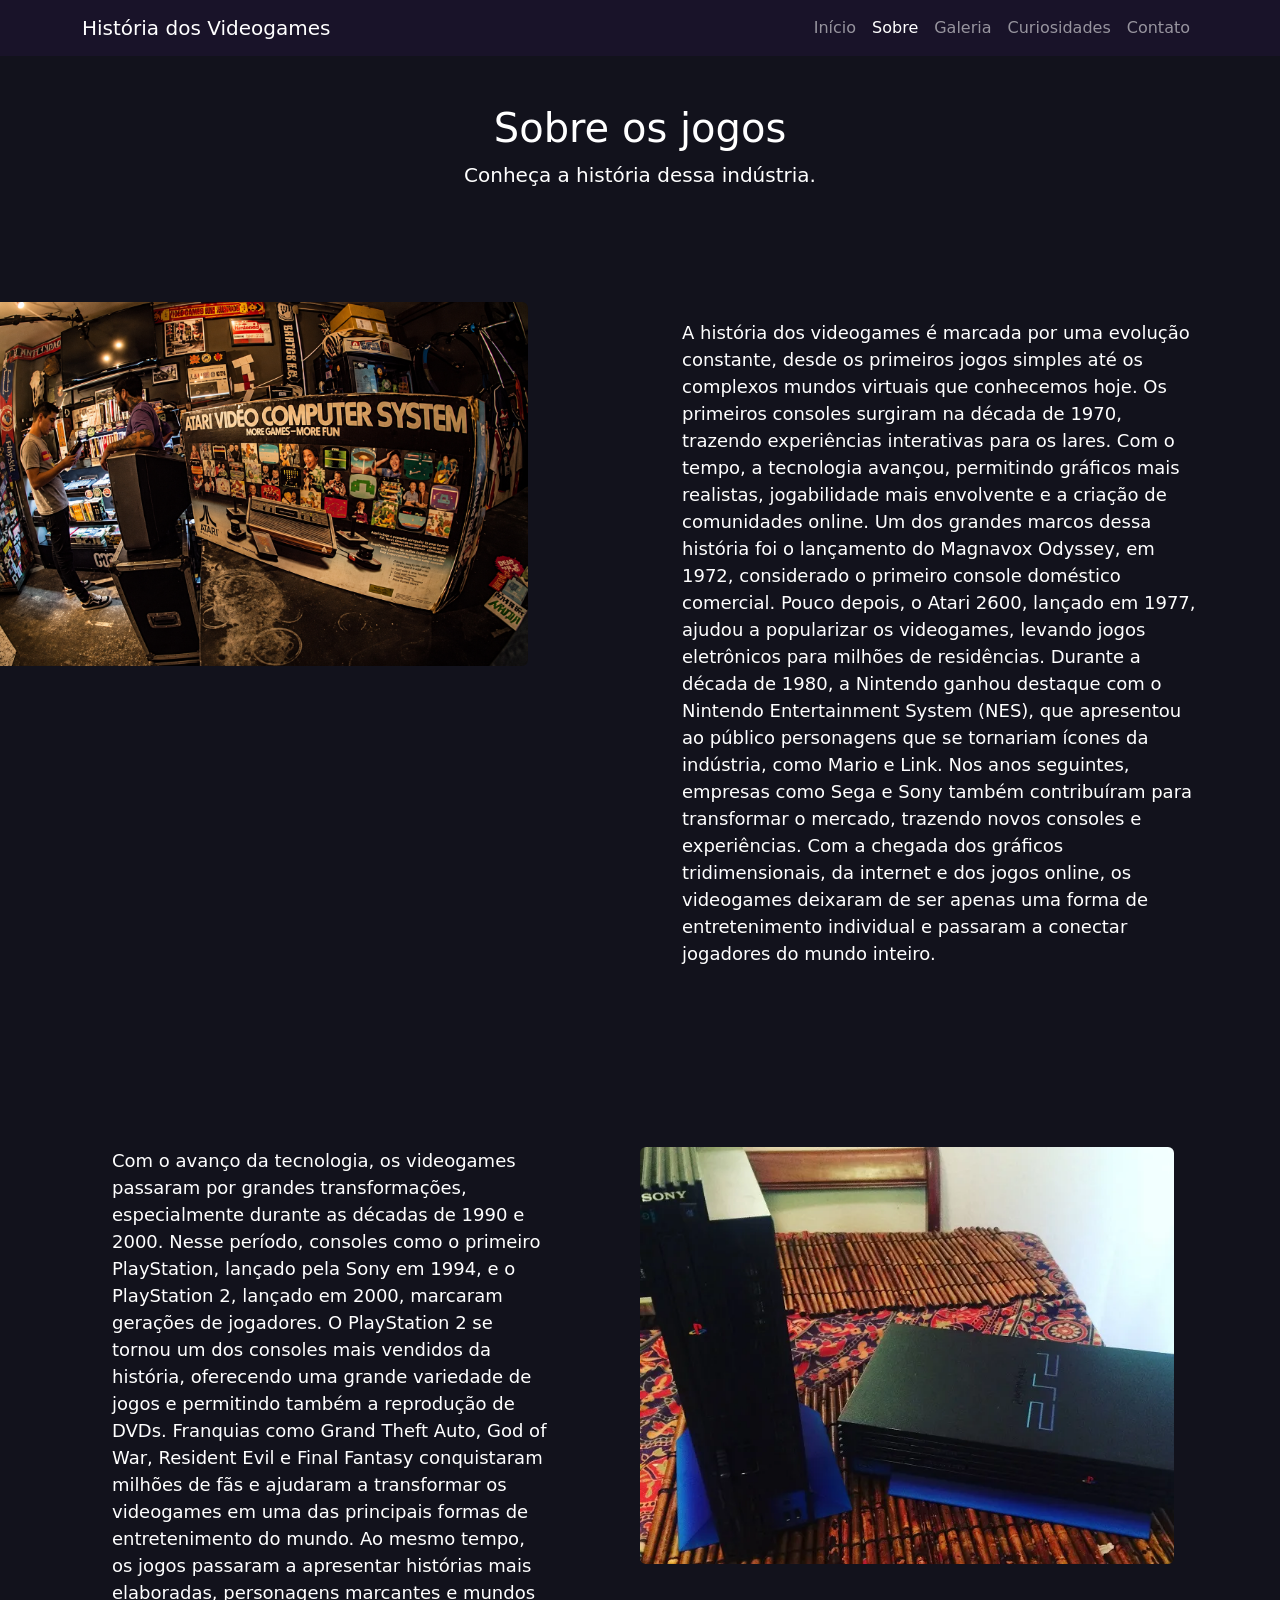
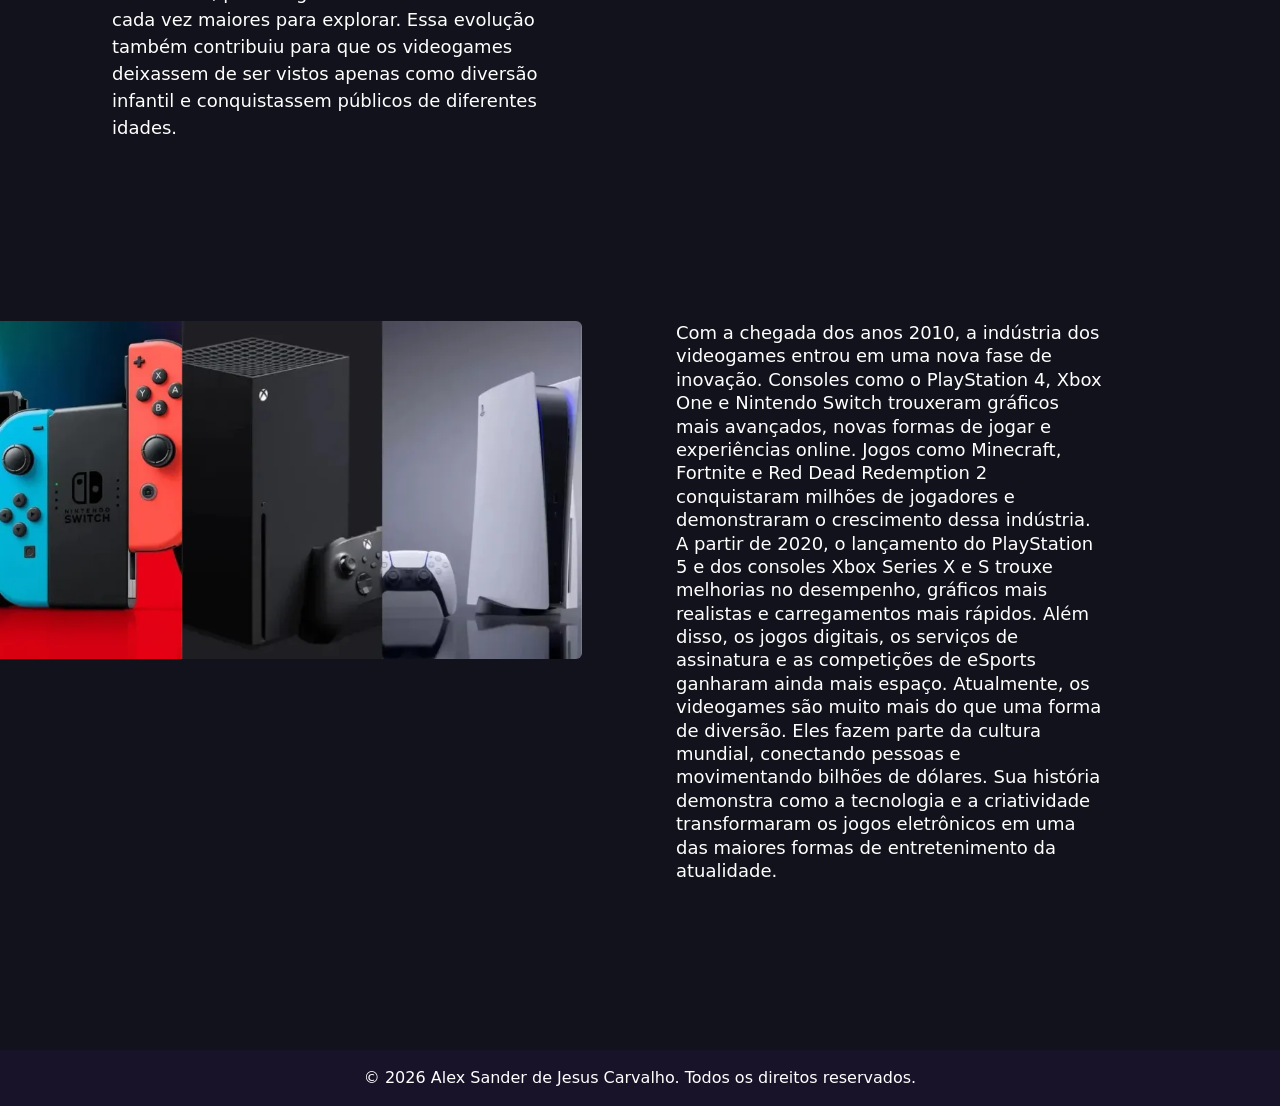
<file: sobre.html>
<!DOCTYPE html>
<html lang="pt-BR">
<head>
    <meta charset="UTF-8">
    <meta name="viewport" content="width=device-width, initial-scale=1.0">

    <title>História dos Videogames</title>

    <link href="https://cdn.jsdelivr.net/npm/bootstrap@5.3.8/dist/css/bootstrap.min.css" rel="stylesheet">
    <link rel="stylesheet" href="style.css">
</head>

<body>

    <nav class="navbar navbar-expand-lg navbar-dark bg-dark">
        <div class="container">
            <a class="navbar-brand" href="index.html">
                História dos Videogames
            </a>

            <button class="navbar-toggler" type="button"
                data-bs-toggle="collapse" data-bs-target="#menu">
                <span class="navbar-toggler-icon"></span>
            </button>

            <div class="collapse navbar-collapse" id="menu">
                <ul class="navbar-nav ms-auto">
                    <li class="nav-item">
                        <a class="nav-link" href="index.html">Início</a>
                    </li>
                    <li class="nav-item">
                        <a class="nav-link active" href="sobre.html">Sobre</a>
                    </li>
                    <li class="nav-item">
                        <a class="nav-link" href="galeria.html">Galeria</a>
                    </li>
                    <li class="nav-item">
                        <a class="nav-link" href="curiosidades.html">Curiosidades</a>
                    </li>
                    <li class="nav-item">
                        <a class="nav-link" href="contato.html">Contato</a>
                    </li>
                </ul>
            </div>
        </div>
    </nav>

    <header class="container py-5 text-center">
        <h1>Sobre os jogos</h1>

        <p class="lead">
            Conheça a história dessa indústria.
        </p>
    </header>

    <main class="container py-5">
        
        <div class="row">
            <div class="col-md-6">
              <img src="img/consoles4.jpg"
                            alt="Consoles antigos"
                            style="width: 100%; height: auto; border-radius: 16px;"
                            class="img-fluid rounded imagem-sobre">
            </div>

            <div class="col-md-6">
                <p class="texto-sobre">
                    A história dos videogames é marcada por uma evolução constante, desde os primeiros jogos simples até os complexos mundos virtuais que conhecemos hoje. Os primeiros consoles surgiram na década de 1970, trazendo experiências interativas para os lares. Com o tempo, a tecnologia avançou, permitindo gráficos mais realistas, jogabilidade mais envolvente e a criação de comunidades online. Um dos grandes marcos dessa história foi o lançamento do Magnavox Odyssey, em 1972, considerado o primeiro console doméstico comercial. Pouco depois, o Atari 2600, lançado em 1977, ajudou a popularizar os videogames, levando jogos eletrônicos para milhões de residências.

Durante a década de 1980, a Nintendo ganhou destaque com o Nintendo Entertainment System (NES), que apresentou ao público personagens que se tornariam ícones da indústria, como Mario e Link. Nos anos seguintes, empresas como Sega e Sony também contribuíram para transformar o mercado, trazendo novos consoles e experiências.

Com a chegada dos gráficos tridimensionais, da internet e dos jogos online, os videogames deixaram de ser apenas uma forma de entretenimento individual e passaram a conectar jogadores do mundo inteiro. 
            </div>

<div class="row align-items-start segunda-secao">

    <div class="col-md-6 pe-md-5">
        <p class="texto-sobre">
            Com o avanço da tecnologia, os videogames passaram por grandes transformações, especialmente durante as décadas de 1990 e 2000. Nesse período, consoles como o primeiro PlayStation, lançado pela Sony em 1994, e o PlayStation 2, lançado em 2000, marcaram gerações de jogadores. O PlayStation 2 se tornou um dos consoles mais vendidos da história, oferecendo uma grande variedade de jogos e permitindo também a reprodução de DVDs. Franquias como Grand Theft Auto, God of War, Resident Evil e Final Fantasy conquistaram milhões de fãs e ajudaram a transformar os videogames em uma das principais formas de entretenimento do mundo. Ao mesmo tempo, os jogos passaram a apresentar histórias mais elaboradas, personagens marcantes e mundos cada vez maiores para explorar. Essa evolução também contribuiu para que os videogames deixassem de ser vistos apenas como diversão infantil e conquistassem públicos de diferentes idades.
        </p>
    </div>

    <div class="col-md-6">
        <img src="img/consoles5.jpg"
             alt="História dos videogames"
             class="img-fluid rounded">
</div>
<div class="row align-items-start terceira-secao">

    <div class="col-md-6 coluna-imagem-final">
        <img src="img/consoles6.jpg"
             alt="História dos videogames"
             class="img-fluid rounded imagem-sobre">
    </div>

    <div class="col-md-6 texto-sobre">
        <p class="texto-sobre">
            Com a chegada dos anos 2010, a indústria dos videogames entrou em uma nova fase de inovação. Consoles como o PlayStation 4, Xbox One e Nintendo Switch trouxeram gráficos mais avançados, novas formas de jogar e experiências online. Jogos como Minecraft, Fortnite e Red Dead Redemption 2 conquistaram milhões de jogadores e demonstraram o crescimento dessa indústria.

A partir de 2020, o lançamento do PlayStation 5 e dos consoles Xbox Series X e S trouxe melhorias no desempenho, gráficos mais realistas e carregamentos mais rápidos. Além disso, os jogos digitais, os serviços de assinatura e as competições de eSports ganharam ainda mais espaço.

Atualmente, os videogames são muito mais do que uma forma de diversão. Eles fazem parte da cultura mundial, conectando pessoas e movimentando bilhões de dólares. Sua história demonstra como a tecnologia e a criatividade transformaram os jogos eletrônicos em uma das maiores formas de entretenimento da atualidade.
        </p>
    </div>

</div>

    </main>
     
<footer class="rodape text-white text-center py-3">
        <p class="mb-0">
            &copy; 2026 Alex Sander de Jesus Carvalho. Todos os direitos reservados.
        </p>
    </footer>

    <script src="https://cdn.jsdelivr.net/npm/bootstrap@5.3.8/dist/js/bootstrap.bundle.min.js"></script>
</body>
</html>
</file>
<file: style.css>
.imagem-card {
    width: 100%;
    height: 190px;
    object-fit: center;
}

.navbar {
    background-color: #191329 !important;
}

.navbar .nav-link-hover {
    color: #9333ea !important;
    transition: color 0.3s ease-in-out;
}

.card-text {
    min-height: 48px;
}

body {
    background-color: #12121C;
    color: #FFFFFF;
    min-height: 100vh;
    display: flex;
    flex-direction: column;
}

main {
    flex: 1;
}

.card {
    background-color: #222236;
    color: white;
    border: 1px solid #393952;
}

.btn-primary,
.btn-outline-primary {
    background-color: #8B5CF6;
    border-color: #8B5CF6;
    color: white;
}

@keyframes rgb {
    0% {
        background-color: red;
        border-color: red;
    }

    33% {
        background-color: rgb(35, 100, 240);
        border-color: rgb(35, 100, 240);
    }

    66% {
        background-color: green;
        border-color: green;
    }

    100% {
        background-color: red;
        border-color: red;
    }
}

.btn-primary:hover,
.btn-outline-primary:hover {
    animation: rgb 6s linear infinite;
    color: white;
}

@keyframes textoRGB {
    0% {
        color: red;
    }

    33% {
        color: blue;
    }

    66% {
        color: lime;
    }

    100% {
        color: red;
    }
}

h1 {
    animation: textoRGB 4s linear infinite;
}

.imagem-sobre {
    position: relative;
    left: -100px;
}

.texto-sobre {
    font-size: 18px;
    line-height: 1.3;  
}

.segunda-secao {
    margin-top: 180px;
    align-items: flex-start ;
}

.segunda-secao .texto-sobre {
    margin-top: 0;
    padding-right: 30px;
}

.terceira-secao {
    margin-top: 180px;
    margin-bottom: 120px;
    align-items: flex-start;
}

.terceira-secao .texto-sobre {
    margin-top: 0;
    padding-left: 30px;
    line-height: 1.3;
}

.texto-sobre {
    margin-top: 17px;
    line-height: 1.5;
    padding-left: 30px;
    margin-bottom: 0;
}

.imagem-sobre {
    width: 100%;
    height: auto;
}

.terceira-secao .coluna-imagem-final .imagem-sobre {
    width: 115%;
    max-width: none;
    height: auto;
    display: block;
}

.main {
    padding-bottom: 200px !important;
}

footer {
    background-color: #191329 !important;
    color: white;
    padding: 20px 0;
    text-align: center;
}


.card-console {
    background-color: #232035;
    color: white;
    border: 1px solid #39334f;
    border-radius: 12px;
    overflow: hidden;
    transition: 0.3s;
}

.card-console:hover {
    transform: translateY(-8px);
    border-color: #9333ea;
}

.card-console .card-img-top {
    height: 220px;
    object-fit: cover;
}

.btn-roxo {
    background-color: #6d28d9;
    color: white;
}

.btn-roxo:hover {
    background-color: #9333ea;
    color: white;
}

.modal-console {
    background-color: #232035;
    color: white;
    border: 1px solid #9333ea;
    border-radius: 15px;
}

.modal-console .modal-header {
    border-bottom: 1px solid #49366a;
}

#carouselStreetFighter img {
    height: 350px;
    object-fit: contain;
}

.descricao-jogo {
    text-align: center;
    padding: 20px 55px 10px;
}

.descricao-jogo h5 {
    color: #a78bfa;
    font-weight: bold;
}

.descricao-jogo p {
    color: #ddd;
    font-size: 14px;
}

#carouselStreetFighter .carousel-control-prev,
#carouselStreetFighter .carousel-control-next {
    width: 10%;
    height: 350px;
}

.modal-console .modal-body {
    max-height: 75vh;
    overflow-y: auto;


#carouselMario img {
    height: 350px;
    object-fit: contain;
}


#carouselMario .carousel-control-prev,
#carouselMario .carousel-control-next {
    width: 10%;
    height: 350px;
}
#carouselResidentEvil img {
    height: 350px;
    object-fit: contain;
}

#carouselResidentEvil .carousel-control-prev,
#carouselResidentEvil .carousel-control-next {
    width: 10%;
    height: 350px;
}

#carouselGTA img {
    height: 350px;
    object-fit: contain;
}


#carouselGTA .carousel-control-prev,
#carouselGTA .carousel-control-next {
    width: 10%;
    height: 350px;
}

#carouselZelda img {
    height: 350px;
    object-fit: contain;
}


#carouselZelda .carousel-control-prev,
#carouselZelda .carousel-control-next {
    width: 10%;
    height: 350px;
}

#carouselSonic img {
    height: 350px;
    object-fit: contain;
}


#carouselSonic .carousel-control-prev,
#carouselSonic .carousel-control-next {
    width: 10%;
    height: 350px;
}
}


.table {
    border: 1px solid #39334f;
}

.table thead th {
    background-color: #6d28d9;
    color: white;
    padding: 18px;
    border-color: #49366a;
}

.table tbody td {
    padding: 18px;
    vertical-align: middle;
    border-color: #39334f;
}


.accordion {
    --bs-accordion-bg: #232035;
    --bs-accordion-color: #ffffff;
    --bs-accordion-border-color: #39334f;
    --bs-accordion-btn-bg: #232035;
    --bs-accordion-btn-color: #ffffff;
    --bs-accordion-active-bg: #6d28d9;
    --bs-accordion-active-color: #ffffff;
    --bs-accordion-btn-focus-box-shadow: none;
}

.accordion-item {
    margin-bottom: 10px;
    border-radius: 10px !important;
    overflow: hidden;
}

.accordion-button {
    color: white;
    padding: 20px;
    font-weight: 500;
}

.accordion-button:not(.collapsed) {
    color: white;
}

.accordion-button::after {
    filter: brightness(0) invert(1);
}

.accordion-body {
    padding: 25px;
    line-height: 1.8;
    color: #dddddd;
}


.table.table-dark {
    --bs-table-bg: #262039;
    --bs-table-striped-bg: #1d192c;
    --bs-table-hover-bg: #34234f;

    --bs-table-color: #f5f0ff;
    --bs-table-striped-color: #f5f0ff;
    --bs-table-hover-color: #ffffff;

    --bs-table-border-color: #423653;

    border: 1px solid #423653;
}


.table.table-dark thead th {
    background-color: #6d28d9;
    color: #ffffff;
    padding: 18px;
    border-color: #6d28d9;
}


.table.table-dark tbody td {
    padding: 18px;
    vertical-align: middle;
    border-color: #423653;
}


.table.table-dark tbody tr {
    transition: background-color 0.2s ease;
}


.formulario-contato {
    background-color: #232035;
    color: #ffffff;
    border: 1px solid #49366a;
    border-radius: 15px;
    box-shadow: 0 8px 30px rgba(0, 0, 0, 0.25);
}


.formulario-contato h2 {
    color: #c4b5fd;
    font-weight: 600;
}


.formulario-contato .form-label {
    color: #e9ddff;
    font-weight: 500;
}


.formulario-contato .form-control,
.formulario-contato .form-select {
    background-color: #191627;
    color: #ffffff;
    border: 1px solid #49366a;
    border-radius: 8px;
    padding: 12px;
}


.formulario-contato .form-control::placeholder {
    color: #a8a0b8;
}


.formulario-contato .form-control:focus,
.formulario-contato .form-select:focus {
    background-color: #191627;
    color: #ffffff;
    border-color: #9333ea;
    box-shadow: 0 0 0 3px rgba(147, 51, 234, 0.2);
}


.formulario-contato .form-select option {
    background-color: #191627;
    color: white;
}


.formulario-contato .form-check-input {
    background-color: #191627;
    border-color: #9333ea;
}

.formulario-contato .form-check-input:checked {
    background-color: #6d28d9;
    border-color: #6d28d9;
}

.formulario-contato .form-check-label {
    color: #dddddd;
}


.formulario-contato .btn-roxo {
    background-color: #6d28d9;
    color: white;
    border: none;
    padding: 12px;
    border-radius: 8px;
    transition: 0.3s;
}

.formulario-contato .btn-roxo:hover {
    background-color: #9333ea;
    color: white;
    transform: translateY(-2px);
}
</file>
